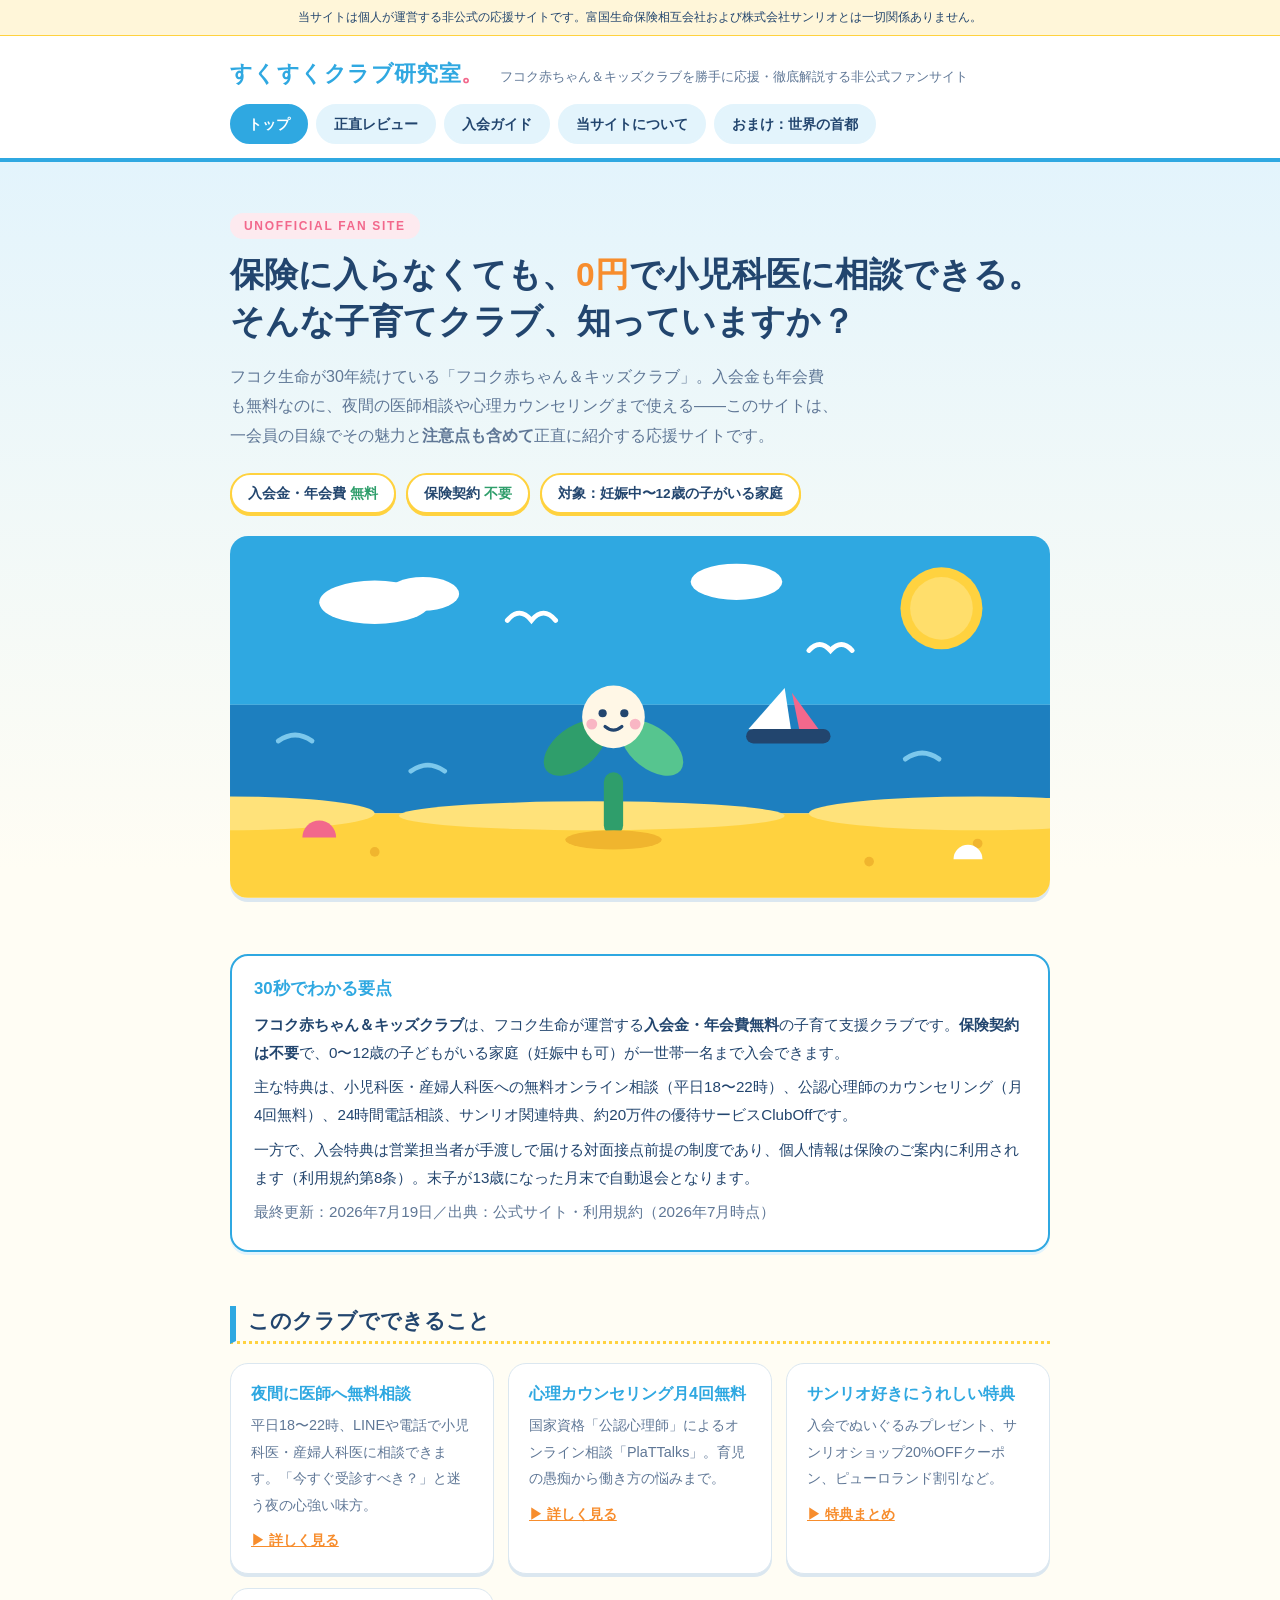
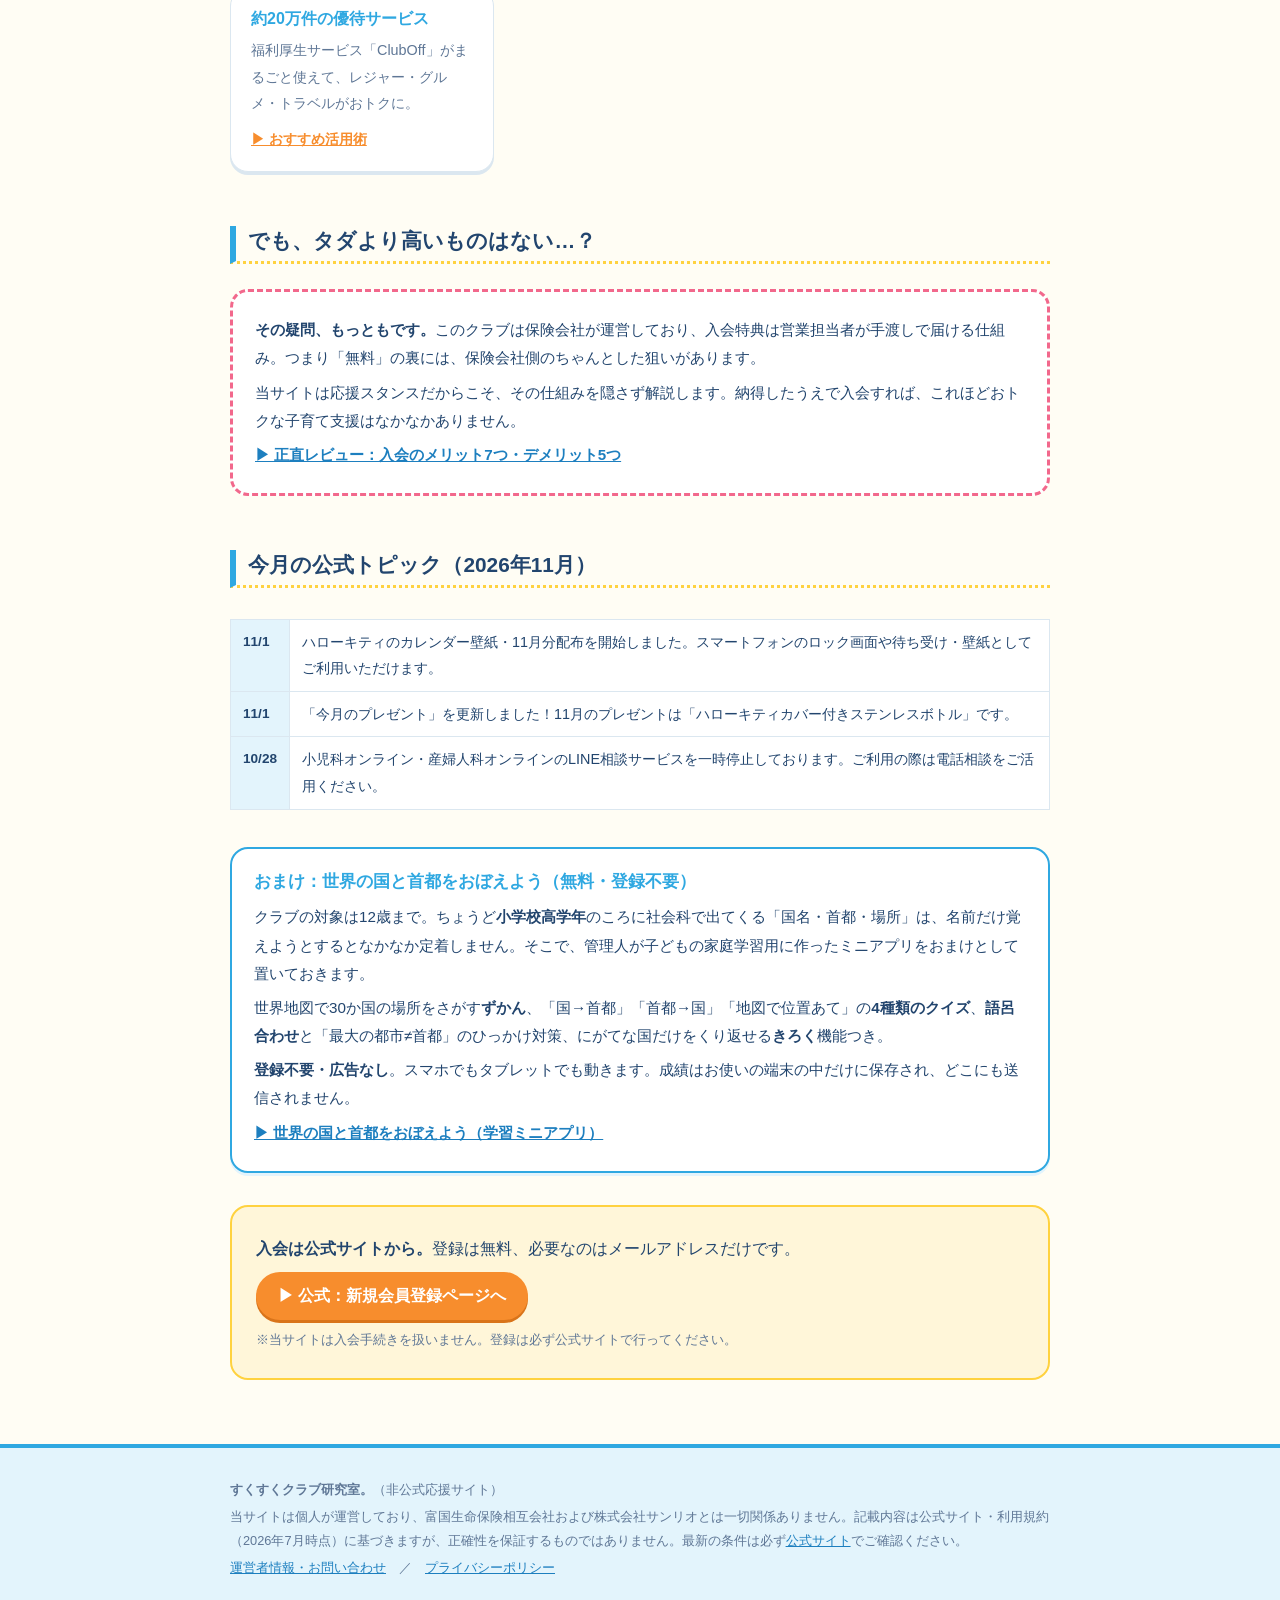
<file: index.html>
<!DOCTYPE html>
<html lang="ja">
<head>
<meta charset="utf-8">
<meta name="viewport" content="width=device-width, initial-scale=1">
<script async src="https://www.googletagmanager.com/gtag/js?id=G-ZGGVS8QSYM"></script>
<script>
  window.dataLayer = window.dataLayer || [];
  function gtag(){dataLayer.push(arguments);}
  gtag('js', new Date());
  gtag('config', 'G-ZGGVS8QSYM');
</script>
<title>フコク赤ちゃん＆キッズクラブとは？特典と注意点を正直解説｜すくすくクラブ研究室（非公式）</title>
<link rel="canonical" href="https://sukusuku-lab.com/">
<meta property="og:url" content="https://sukusuku-lab.com/">
<meta name="description" content="フコク赤ちゃん＆キッズクラブは、フコク生命が運営する入会金・年会費無料の子育て支援クラブ。保険契約は不要で、小児科医への無料相談や心理カウンセリングが使えます。非公式応援サイトが特典と注意点を正直に解説します。">
<link rel="stylesheet" href="assets/style.css?v=5">
<link rel="icon" type="image/png" sizes="48x48" href="/assets/favicon-48.png">
<link rel="icon" type="image/png" sizes="192x192" href="/assets/favicon-192.png">
<link rel="apple-touch-icon" href="/assets/apple-touch-icon.png">
<script type="application/ld+json">
{
  "@context": "https://schema.org",
  "@type": "WebSite",
  "name": "すくすくクラブ研究室（非公式応援サイト）",
  "description": "フコク赤ちゃん＆キッズクラブを一会員の目線で応援・解説する非公式ファンサイト",
  "inLanguage": "ja"
}
</script>
</head>
<body>

<div class="unofficial">当サイトは個人が運営する非公式の応援サイトです。富国生命保険相互会社および株式会社サンリオとは一切関係ありません。</div>

<header class="site">
  <div class="head-inner">
    <a class="site-name" href="./">すくすくクラブ研究室<span class="dot">。</span></a>
    <span class="site-tag">フコク赤ちゃん＆キッズクラブを勝手に応援・徹底解説する非公式ファンサイト</span>
  </div>
  <nav class="global" aria-label="サイト内メニュー">
    <a href="./" aria-current="page">トップ</a>
    <a href="review/">正直レビュー</a>
    <a href="guide/">入会ガイド</a>
    <a href="about/">当サイトについて</a>
    <a href="world-capitals/">おまけ：世界の首都</a>
  </nav>
</header>

<main class="wrap">

  <section class="hero">
    <span class="eyebrow">UNOFFICIAL FAN SITE</span>
    <h1>保険に入らなくても、<em>0円</em>で小児科医に相談できる。<br>そんな子育てクラブ、知っていますか？</h1>
    <p class="lead">フコク生命が30年続けている「フコク赤ちゃん＆キッズクラブ」。入会金も年会費も無料なのに、夜間の医師相談や心理カウンセリングまで使える——このサイトは、一会員の目線でその魅力と<strong>注意点も含めて</strong>正直に紹介する応援サイトです。</p>
    <div class="hero-badges">
      <span class="badge">入会金・年会費 <b>無料</b></span>
      <span class="badge">保険契約 <b>不要</b></span>
      <span class="badge">対象：妊娠中〜12歳の子がいる家庭</span>
    </div>
    <div class="hero-art">
    <svg viewBox="0 0 680 300" role="img" aria-label="夏の海辺で微笑むふたばのマスコット「ふたばちゃん」のイラスト" xmlns="http://www.w3.org/2000/svg">
      <rect x="0" y="0" width="680" height="140" fill="#2fa8e1"/>
      <rect x="0" y="140" width="680" height="90" fill="#1d7fbf"/>
      <rect x="0" y="230" width="680" height="70" fill="#ffd23f"/>
      <ellipse cx="0" cy="230" rx="120" ry="14" fill="#ffe27a"/>
      <ellipse cx="300" cy="232" rx="160" ry="12" fill="#ffe27a"/>
      <ellipse cx="620" cy="230" rx="140" ry="14" fill="#ffe27a"/>
      <circle cx="590" cy="60" r="34" fill="#ffd23f"/>
      <circle cx="590" cy="60" r="26" fill="#ffde6b"/>
      <ellipse cx="120" cy="55" rx="46" ry="18" fill="#ffffff"/>
      <ellipse cx="160" cy="48" rx="30" ry="14" fill="#ffffff"/>
      <ellipse cx="420" cy="38" rx="38" ry="15" fill="#ffffff"/>
      <path d="M230 70 q10 -12 20 0 q10 -12 20 0" fill="none" stroke="#ffffff" stroke-width="4" stroke-linecap="round"/>
      <path d="M480 95 q9 -10 18 0 q9 -10 18 0" fill="none" stroke="#ffffff" stroke-width="4" stroke-linecap="round"/>
      <path d="M40 170 q14 -10 28 0" fill="none" stroke="#7cc8ec" stroke-width="4" stroke-linecap="round"/>
      <path d="M150 195 q14 -10 28 0" fill="none" stroke="#7cc8ec" stroke-width="4" stroke-linecap="round"/>
      <path d="M560 185 q14 -10 28 0" fill="none" stroke="#7cc8ec" stroke-width="4" stroke-linecap="round"/>
      <path d="M430 160 l30 -34 l6 40 z" fill="#ffffff"/>
      <path d="M472 160 l-6 -30 l22 30 z" fill="#f2688c"/>
      <rect x="428" y="160" width="70" height="12" rx="6" fill="#22456e"/>
      <rect x="310" y="196" width="16" height="52" rx="8" fill="#2f9e6b"/>
      <ellipse cx="286" cy="176" rx="30" ry="17" transform="rotate(-38 286 176)" fill="#2f9e6b"/>
      <ellipse cx="350" cy="176" rx="30" ry="17" transform="rotate(38 350 176)" fill="#56c58f"/>
      <circle cx="318" cy="150" r="26" fill="#fff7e6"/>
      <circle cx="309" cy="147" r="3.4" fill="#22456e"/>
      <circle cx="327" cy="147" r="3.4" fill="#22456e"/>
      <path d="M311 158 q7 6 14 0" fill="none" stroke="#22456e" stroke-width="2.6" stroke-linecap="round"/>
      <circle cx="300" cy="156" r="4.5" fill="#f9b6c4"/>
      <circle cx="336" cy="156" r="4.5" fill="#f9b6c4"/>
      <ellipse cx="318" cy="252" rx="40" ry="8" fill="#f0b52e"/>
      <circle cx="120" cy="262" r="4" fill="#f0b52e"/>
      <circle cx="530" cy="270" r="4" fill="#f0b52e"/>
      <circle cx="620" cy="255" r="4" fill="#f0b52e"/>
      <path d="M60 250 a14 14 0 0 1 28 0 z" fill="#f2688c"/>
      <path d="M600 268 a12 12 0 0 1 24 0 z" fill="#ffffff"/>
    </svg>
    </div>
  </section>

  <section class="tldr">
    <h2>30秒でわかる要点</h2>
    <p><strong>フコク赤ちゃん＆キッズクラブ</strong>は、フコク生命が運営する<strong>入会金・年会費無料</strong>の子育て支援クラブです。<strong>保険契約は不要</strong>で、0〜12歳の子どもがいる家庭（妊娠中も可）が一世帯一名まで入会できます。</p>
    <p>主な特典は、小児科医・産婦人科医への無料オンライン相談（平日18〜22時）、公認心理師のカウンセリング（月4回無料）、24時間電話相談、サンリオ関連特典、約20万件の優待サービスClubOffです。</p>
    <p>一方で、入会特典は営業担当者が手渡しで届ける対面接点前提の制度であり、個人情報は保険のご案内に利用されます（利用規約第8条）。末子が13歳になった月末で自動退会となります。</p>
    <p class="updated">最終更新：2026年7月19日／出典：公式サイト・利用規約（2026年7月時点）</p>
  </section>

  <h2>このクラブでできること</h2>
  <div class="cards">
    <article class="card">
      <h3>夜間に医師へ無料相談</h3>
      <p>平日18〜22時、LINEや電話で小児科医・産婦人科医に相談できます。「今すぐ受診すべき？」と迷う夜の心強い味方。</p>
      <a class="to" href="review/">▶ 詳しく見る</a>
    </article>
    <article class="card">
      <h3>心理カウンセリング月4回無料</h3>
      <p>国家資格「公認心理師」によるオンライン相談「PlaTTalks」。育児の愚痴から働き方の悩みまで。</p>
      <a class="to" href="review/">▶ 詳しく見る</a>
    </article>
    <article class="card">
      <h3>サンリオ好きにうれしい特典</h3>
      <p>入会でぬいぐるみプレゼント、サンリオショップ20%OFFクーポン、ピューロランド割引など。</p>
      <a class="to" href="review/">▶ 特典まとめ</a>
    </article>
    <article class="card">
      <h3>約20万件の優待サービス</h3>
      <p>福利厚生サービス「ClubOff」がまるごと使えて、レジャー・グルメ・トラベルがおトクに。</p>
      <a class="to" href="review/">▶ おすすめ活用術</a>
    </article>
  </div>

  <h2>でも、タダより高いものはない…？</h2>
  <div class="honesty">
    <p><strong>その疑問、もっともです。</strong>このクラブは保険会社が運営しており、入会特典は営業担当者が手渡しで届ける仕組み。つまり「無料」の裏には、保険会社側のちゃんとした狙いがあります。</p>
    <p>当サイトは応援スタンスだからこそ、その仕組みを隠さず解説します。納得したうえで入会すれば、これほどおトクな子育て支援はなかなかありません。</p>
    <p><a href="review/"><strong>▶ 正直レビュー：入会のメリット7つ・デメリット5つ</strong></a></p>
  </div>

<!-- official-news:start -->
  <h2>今月の公式トピック（2026年11月）</h2>
  <div class="table-scroll"><table>
    <tr><th>11/1</th><td>ハローキティのカレンダー壁紙・11月分配布を開始しました。スマートフォンのロック画面や待ち受け・壁紙としてご利用いただけます。</td></tr>
    <tr><th>11/1</th><td>「今月のプレゼント」を更新しました！11月のプレゼントは「ハローキティカバー付きステンレスボトル」です。</td></tr>
    <tr><th>10/28</th><td>小児科オンライン・産婦人科オンラインのLINE相談サービスを一時停止しております。ご利用の際は電話相談をご活用ください。</td></tr>
  </table></div>
<!-- official-news:end -->

  <section class="tldr">
    <h2>おまけ：世界の国と首都をおぼえよう（無料・登録不要）</h2>
    <p>クラブの対象は12歳まで。ちょうど<strong>小学校高学年</strong>のころに社会科で出てくる「国名・首都・場所」は、名前だけ覚えようとするとなかなか定着しません。そこで、管理人が子どもの家庭学習用に作ったミニアプリをおまけとして置いておきます。</p>
    <p>世界地図で30か国の場所をさがす<strong>ずかん</strong>、「国→首都」「首都→国」「地図で位置あて」の<strong>4種類のクイズ</strong>、<strong>語呂合わせ</strong>と「最大の都市≠首都」のひっかけ対策、にがてな国だけをくり返せる<strong>きろく</strong>機能つき。</p>
    <p><strong>登録不要・広告なし</strong>。スマホでもタブレットでも動きます。成績はお使いの端末の中だけに保存され、どこにも送信されません。</p>
    <p><a href="world-capitals/"><strong>▶ 世界の国と首都をおぼえよう（学習ミニアプリ）</strong></a></p>
  </section>

  <div class="cta">
    <p><strong>入会は公式サイトから。</strong>登録は無料、必要なのはメールアドレスだけです。</p>
    <p><a href="https://act.fukoku-life.co.jp/club/open/regist" rel="nofollow">▶ 公式：新規会員登録ページへ</a></p>
    <p class="note">※当サイトは入会手続きを扱いません。登録は必ず公式サイトで行ってください。</p>
  </div>

</main>

<footer class="site">
  <div class="wrap">
    <p><strong>すくすくクラブ研究室。</strong>（非公式応援サイト）</p>
    <p>当サイトは個人が運営しており、富国生命保険相互会社および株式会社サンリオとは一切関係ありません。記載内容は公式サイト・利用規約（2026年7月時点）に基づきますが、正確性を保証するものではありません。最新の条件は必ず<a href="https://act.fukoku-life.co.jp/">公式サイト</a>でご確認ください。</p>
    <p><a href="about/">運営者情報・お問い合わせ</a>　／　<a href="./privacy/">プライバシーポリシー</a></p>
  </div>
</footer>

</body>
</html>
</file>
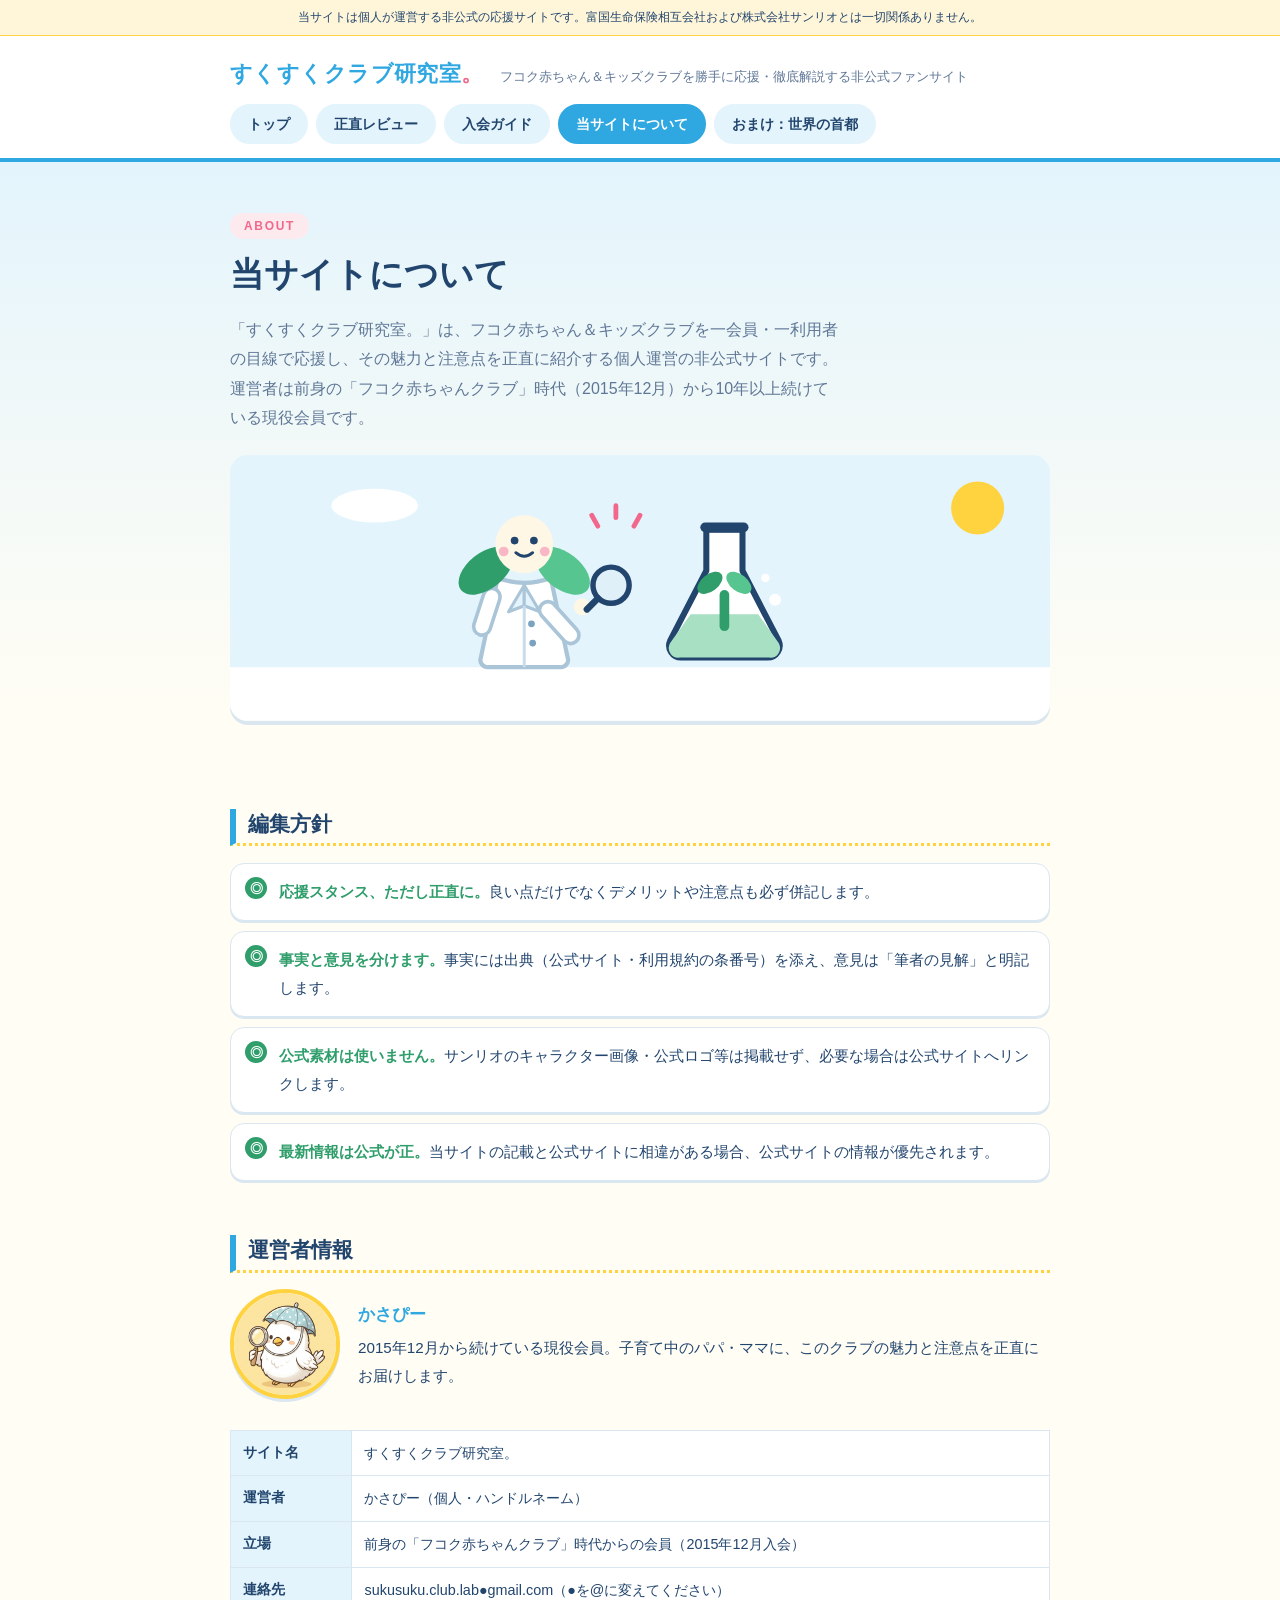
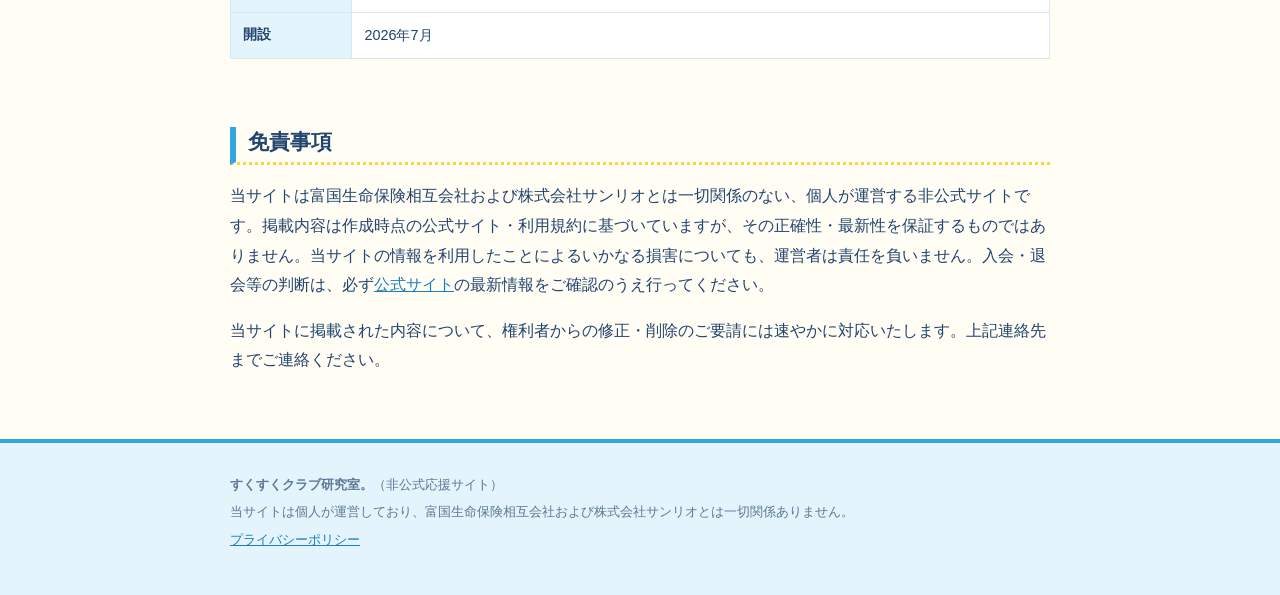
<file: about/index.html>
<!DOCTYPE html>
<html lang="ja">
<head>
<meta charset="utf-8">
<meta name="viewport" content="width=device-width, initial-scale=1">
<script async src="https://www.googletagmanager.com/gtag/js?id=G-ZGGVS8QSYM"></script>
<script>
  window.dataLayer = window.dataLayer || [];
  function gtag(){dataLayer.push(arguments);}
  gtag('js', new Date());
  gtag('config', 'G-ZGGVS8QSYM');
</script>
<title>当サイトについて（運営者情報・編集方針）｜すくすくクラブ研究室（非公式）</title>
<link rel="canonical" href="https://sukusuku-lab.com/about/">
<meta property="og:url" content="https://sukusuku-lab.com/about/">
<meta name="description" content="すくすくクラブ研究室は、フコク赤ちゃん＆キッズクラブを応援する個人運営の非公式サイトです。運営者情報、編集方針、免責事項を掲載しています。">
<link rel="stylesheet" href="../assets/style.css?v=5">
<link rel="icon" type="image/png" sizes="48x48" href="/assets/favicon-48.png">
<link rel="icon" type="image/png" sizes="192x192" href="/assets/favicon-192.png">
<link rel="apple-touch-icon" href="/assets/apple-touch-icon.png">
</head>
<body>

<div class="unofficial">当サイトは個人が運営する非公式の応援サイトです。富国生命保険相互会社および株式会社サンリオとは一切関係ありません。</div>

<header class="site">
  <div class="head-inner">
    <a class="site-name" href="../">すくすくクラブ研究室<span class="dot">。</span></a>
    <span class="site-tag">フコク赤ちゃん＆キッズクラブを勝手に応援・徹底解説する非公式ファンサイト</span>
  </div>
  <nav class="global" aria-label="サイト内メニュー">
    <a href="../">トップ</a>
    <a href="../review/">正直レビュー</a>
    <a href="../guide/">入会ガイド</a>
    <a href="./" aria-current="page">当サイトについて</a>
    <a href="../world-capitals/">おまけ：世界の首都</a>
  </nav>
</header>

<main class="wrap">

  <section class="hero">
    <span class="eyebrow">ABOUT</span>
    <h1>当サイトについて</h1>
    <p class="lead">「すくすくクラブ研究室。」は、フコク赤ちゃん＆キッズクラブを一会員・一利用者の目線で応援し、その魅力と注意点を正直に紹介する個人運営の非公式サイトです。運営者は前身の「フコク赤ちゃんクラブ」時代（2015年12月）から10年以上続けている現役会員です。</p>
    <div class="hero-art">
    <svg viewBox="0 0 680 220" role="img" aria-label="白衣を着たふたばちゃんがフラスコの中で育つ芽を観察している研究室のイラスト" xmlns="http://www.w3.org/2000/svg">
      <rect x="0" y="0" width="680" height="220" fill="#e3f4fc"/>
      <rect x="0" y="176" width="680" height="44" fill="#ffffff"/>
      <circle cx="620" cy="44" r="22" fill="#ffd23f"/>
      <ellipse cx="120" cy="42" rx="36" ry="14" fill="#ffffff"/>
      <path d="M395 96 l0 -34 l30 0 l0 34 l30 58 a10 10 0 0 1 -9 14 l-72 0 a10 10 0 0 1 -9 -14 z" fill="#ffffff" stroke="#22456e" stroke-width="5" stroke-linejoin="round"/>
      <path d="M382 132 l56 0 l17 24 a8 8 0 0 1 -8 12 l-74 0 a8 8 0 0 1 -8 -12 z" fill="#a8e0c4"/>
      <rect x="406" y="112" width="8" height="34" rx="4" fill="#2f9e6b"/>
      <ellipse cx="398" cy="106" rx="12" ry="7" transform="rotate(-38 398 106)" fill="#2f9e6b"/>
      <ellipse cx="422" cy="106" rx="12" ry="7" transform="rotate(38 422 106)" fill="#56c58f"/>
      <circle cx="452" cy="120" r="5" fill="#ffffff"/>
      <circle cx="444" cy="102" r="3.5" fill="#ffffff"/>
      <rect x="390" y="56" width="40" height="8" rx="4" fill="#22456e"/>
      <path d="M222 102 q22 8 44 0 l14 66 a6 6 0 0 1 -6 8 l-60 0 a6 6 0 0 1 -6 -8 z" fill="#ffffff" stroke="#aac4d8" stroke-width="3.5" stroke-linejoin="round"/>
      <path d="M244 108 l-13 22 l13 -5 z" fill="#e3f4fc" stroke="#aac4d8" stroke-width="2.5" stroke-linejoin="round"/>
      <path d="M244 108 l13 22 l-13 -5 z" fill="#e3f4fc" stroke="#aac4d8" stroke-width="2.5" stroke-linejoin="round"/>
      <path d="M244 125 l0 51" stroke="#c9dcea" stroke-width="2.5"/>
      <circle cx="250" cy="140" r="2.8" fill="#7ba2be"/>
      <circle cx="251" cy="156" r="2.8" fill="#7ba2be"/>
      <rect x="206" y="110" width="14" height="40" rx="7" transform="rotate(18 213 130)" fill="#ffffff" stroke="#aac4d8" stroke-width="3"/>
      <ellipse cx="212" cy="96" rx="26" ry="15" transform="rotate(-38 212 96)" fill="#2f9e6b"/>
      <ellipse cx="276" cy="96" rx="26" ry="15" transform="rotate(38 276 96)" fill="#56c58f"/>
      <circle cx="244" cy="74" r="24" fill="#fff7e6"/>
      <circle cx="236" cy="71" r="3.2" fill="#22456e"/>
      <circle cx="252" cy="71" r="3.2" fill="#22456e"/>
      <path d="M237 81 q7 6 14 0" fill="none" stroke="#22456e" stroke-width="2.4" stroke-linecap="round"/>
      <circle cx="227" cy="80" r="4" fill="#f9b6c4"/>
      <circle cx="261" cy="80" r="4" fill="#f9b6c4"/>
      <rect x="266" y="118" width="14" height="42" rx="7" transform="rotate(-42 273 139)" fill="#ffffff" stroke="#aac4d8" stroke-width="3"/>
      <circle cx="292" cy="126" r="7" fill="#fff7e6"/>
      <circle cx="316" cy="108" r="15" fill="#dff0fa" fill-opacity="0.85" stroke="#22456e" stroke-width="4.5"/>
      <path d="M305 119 L296 128" stroke="#22456e" stroke-width="5.5" stroke-linecap="round"/>
      <path d="M300 50 l5 9 M320 42 l0 10 M340 50 l-5 9" stroke="#f2688c" stroke-width="4" stroke-linecap="round"/>
    </svg>
    </div>
  </section>

  <h2>編集方針</h2>
  <ul class="merit">
    <li><b>応援スタンス、ただし正直に。</b>良い点だけでなくデメリットや注意点も必ず併記します。</li>
    <li><b>事実と意見を分けます。</b>事実には出典（公式サイト・利用規約の条番号）を添え、意見は「筆者の見解」と明記します。</li>
    <li><b>公式素材は使いません。</b>サンリオのキャラクター画像・公式ロゴ等は掲載せず、必要な場合は公式サイトへリンクします。</li>
    <li><b>最新情報は公式が正。</b>当サイトの記載と公式サイトに相違がある場合、公式サイトの情報が優先されます。</li>
  </ul>

  <h2>運営者情報</h2>
  <div class="owner-profile">
    <img src="/assets/kasapy.png" alt="運営者かさぴーのアイコン。水玉の傘の帽子をかぶり、虫めがねを持った白い小鳥のイラスト" width="110" height="110">
    <div>
      <p class="name">かさぴー</p>
      <p>2015年12月から続けている現役会員。子育て中のパパ・ママに、このクラブの魅力と注意点を正直にお届けします。</p>
    </div>
  </div>
  <div class="table-scroll"><table>
    <tr><th>サイト名</th><td>すくすくクラブ研究室。</td></tr>
    <tr><th>運営者</th><td>かさぴー（個人・ハンドルネーム）</td></tr>
    <tr><th>立場</th><td>前身の「フコク赤ちゃんクラブ」時代からの会員（2015年12月入会）</td></tr>
    <tr><th>連絡先</th><td>sukusuku.club.lab●gmail.com（●を@に変えてください）</td></tr>
    <tr><th>開設</th><td>2026年7月</td></tr>
  </table></div>

  <h2>免責事項</h2>
  <p>当サイトは富国生命保険相互会社および株式会社サンリオとは一切関係のない、個人が運営する非公式サイトです。掲載内容は作成時点の公式サイト・利用規約に基づいていますが、その正確性・最新性を保証するものではありません。当サイトの情報を利用したことによるいかなる損害についても、運営者は責任を負いません。入会・退会等の判断は、必ず<a href="https://act.fukoku-life.co.jp/">公式サイト</a>の最新情報をご確認のうえ行ってください。</p>
  <p>当サイトに掲載された内容について、権利者からの修正・削除のご要請には速やかに対応いたします。上記連絡先までご連絡ください。</p>

</main>

<footer class="site">
  <div class="wrap">
    <p><strong>すくすくクラブ研究室。</strong>（非公式応援サイト）</p>
    <p>当サイトは個人が運営しており、富国生命保険相互会社および株式会社サンリオとは一切関係ありません。</p>
    <p><a href="../privacy/">プライバシーポリシー</a></p>
  </div>
</footer>

</body>
</html>
</file>
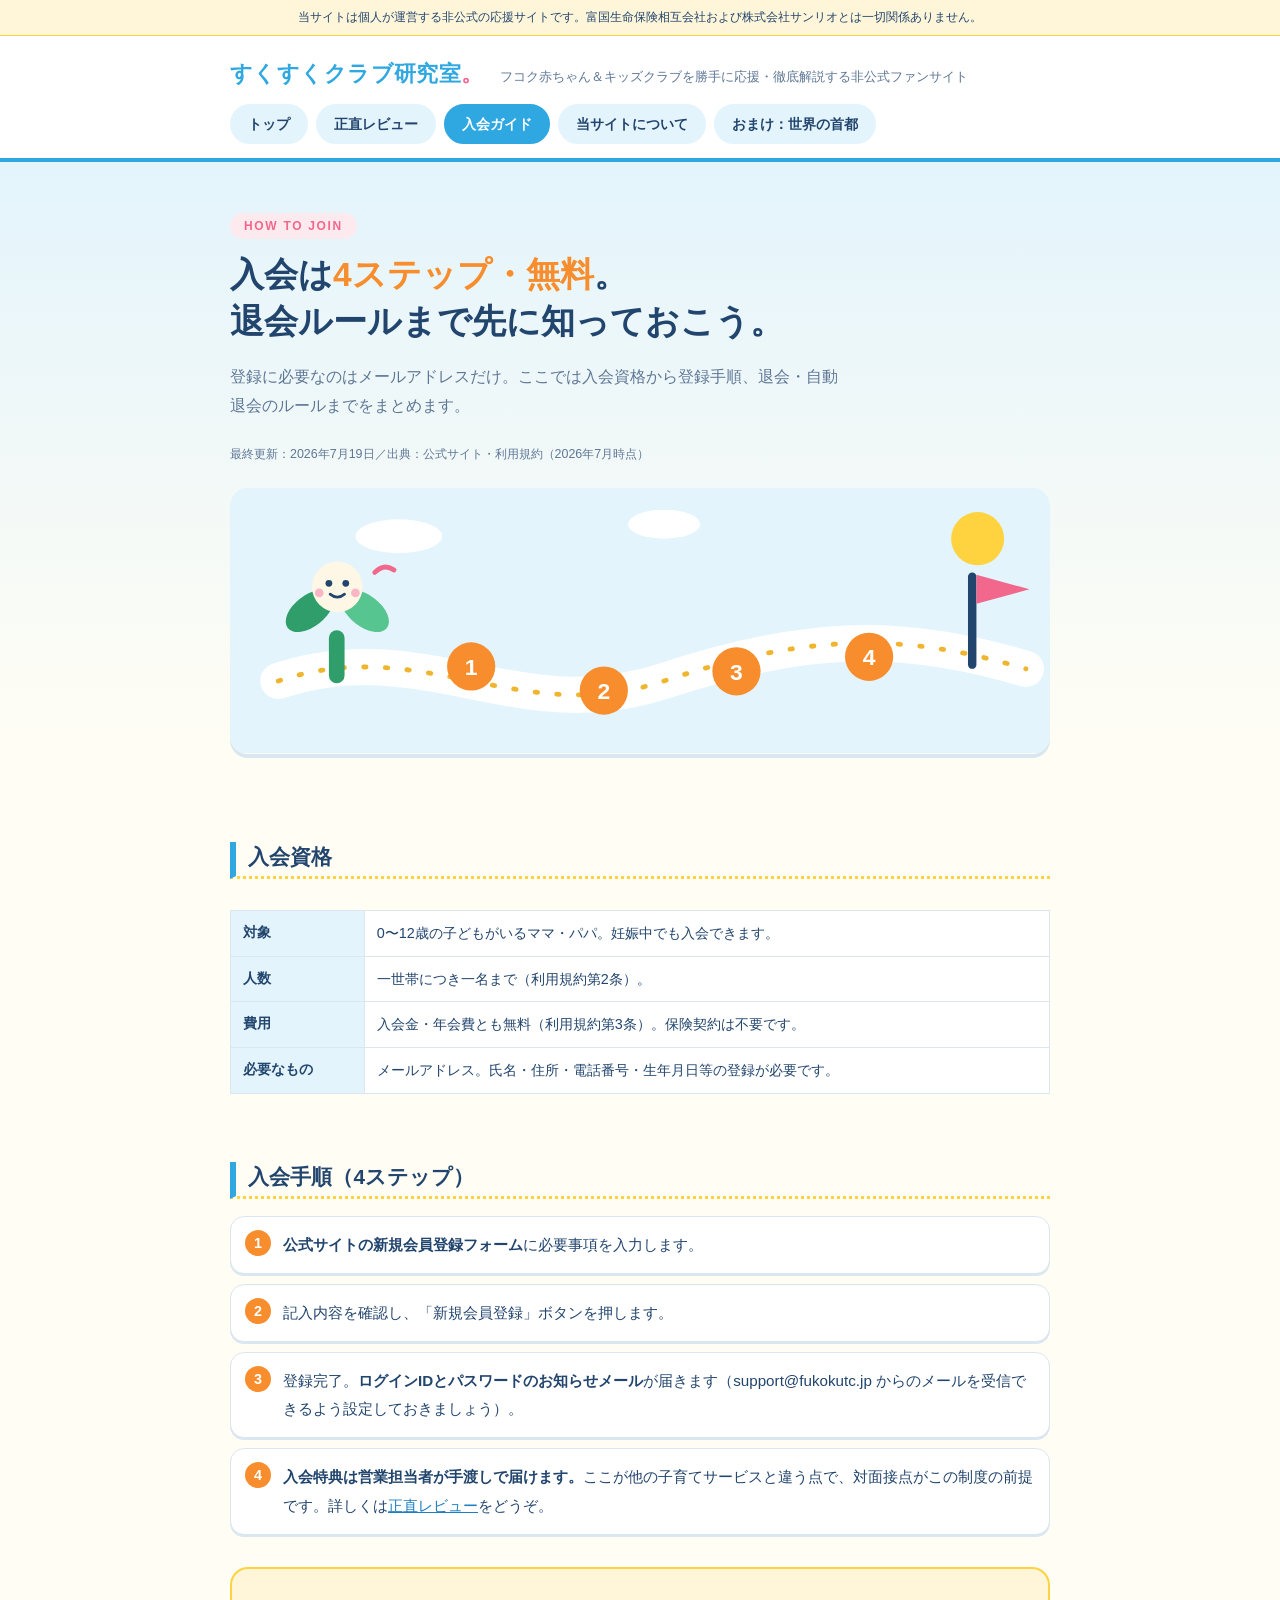
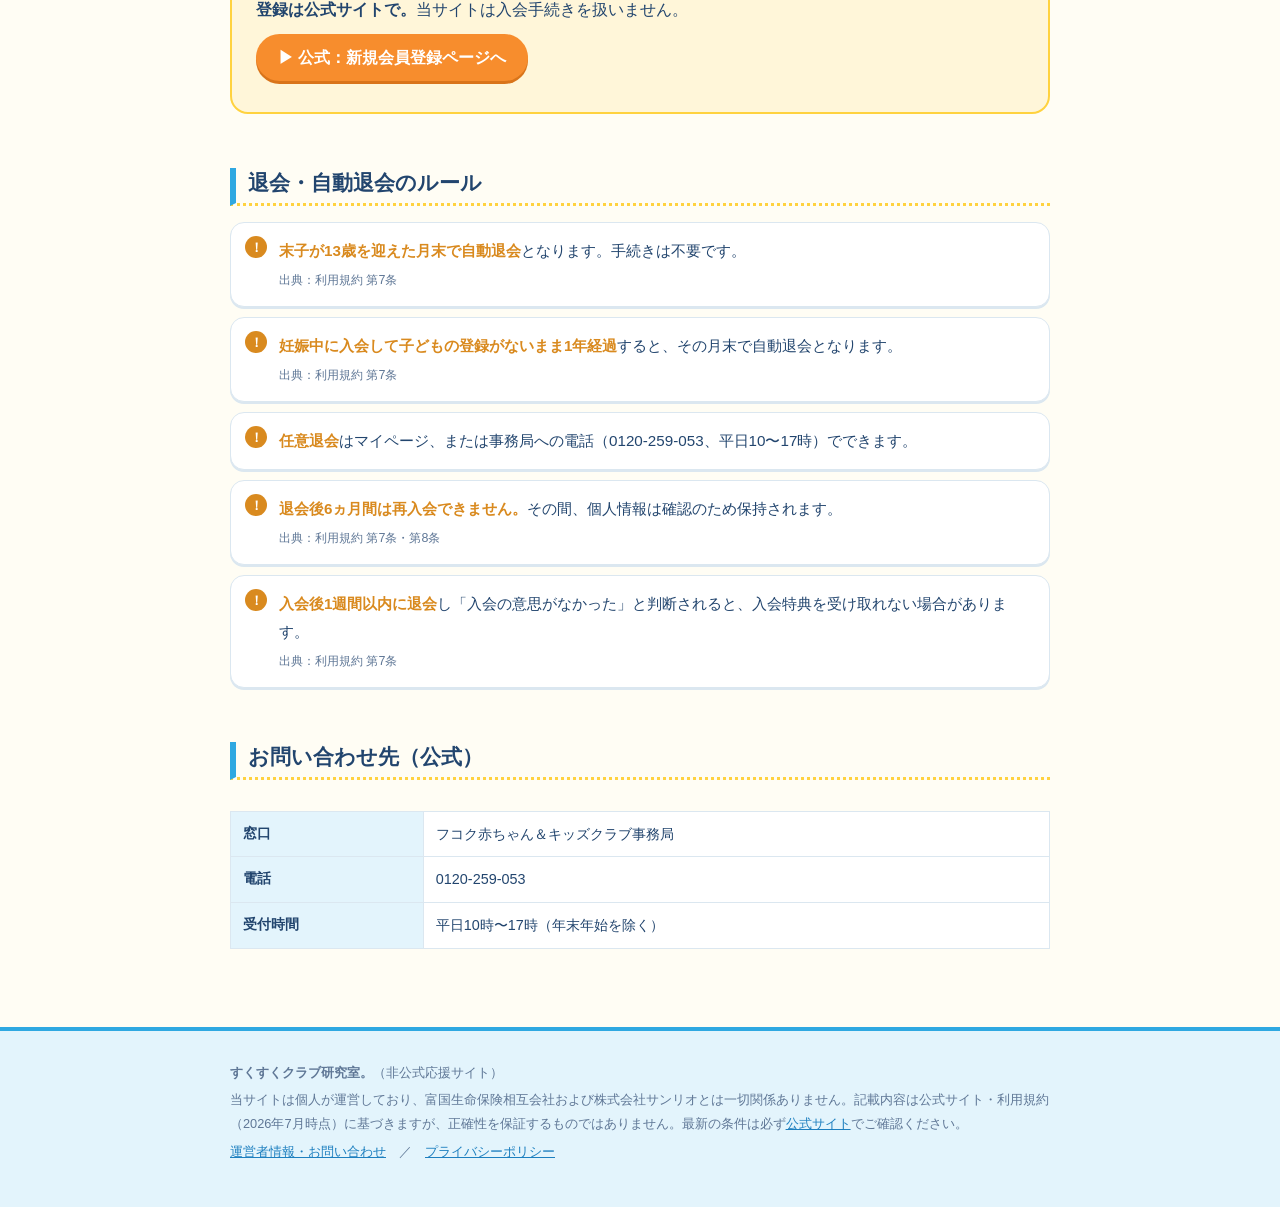
<file: guide/index.html>
<!DOCTYPE html>
<html lang="ja">
<head>
<meta charset="utf-8">
<meta name="viewport" content="width=device-width, initial-scale=1">
<script async src="https://www.googletagmanager.com/gtag/js?id=G-ZGGVS8QSYM"></script>
<script>
  window.dataLayer = window.dataLayer || [];
  function gtag(){dataLayer.push(arguments);}
  gtag('js', new Date());
  gtag('config', 'G-ZGGVS8QSYM');
</script>
<title>フコク赤ちゃん＆キッズクラブの入会方法・退会方法ガイド｜すくすくクラブ研究室（非公式）</title>
<link rel="canonical" href="https://sukusuku-lab.com/guide/">
<meta property="og:url" content="https://sukusuku-lab.com/guide/">
<meta name="description" content="フコク赤ちゃん＆キッズクラブの入会資格、登録手順4ステップ、退会・自動退会のルールを非公式応援サイトが解説。入会前に知っておきたい「担当者が特典を届ける仕組み」も説明します。">
<link rel="stylesheet" href="../assets/style.css?v=5">
<link rel="icon" type="image/png" sizes="48x48" href="/assets/favicon-48.png">
<link rel="icon" type="image/png" sizes="192x192" href="/assets/favicon-192.png">
<link rel="apple-touch-icon" href="/assets/apple-touch-icon.png">
<script type="application/ld+json">
{
  "@context": "https://schema.org",
  "@type": "HowTo",
  "name": "フコク赤ちゃん＆キッズクラブの入会方法",
  "description": "公式サイトの新規会員登録フォームから無料で入会する手順です。",
  "step": [
    {"@type": "HowToStep", "name": "登録フォームに入力", "text": "公式サイトの新規会員登録フォームに氏名・住所・メールアドレスなどの必要事項を入力します。"},
    {"@type": "HowToStep", "name": "内容確認・送信", "text": "記入内容を確認し「新規会員登録」ボタンを押します。"},
    {"@type": "HowToStep", "name": "登録完了メール受信", "text": "ログインIDとパスワードのお知らせメールが届きます。"},
    {"@type": "HowToStep", "name": "入会特典の受け取り", "text": "入会特典（ぬいぐるみ等）は営業担当者が手渡しで届けます。"}
  ]
}
</script>
</head>
<body>

<div class="unofficial">当サイトは個人が運営する非公式の応援サイトです。富国生命保険相互会社および株式会社サンリオとは一切関係ありません。</div>

<header class="site">
  <div class="head-inner">
    <a class="site-name" href="../">すくすくクラブ研究室<span class="dot">。</span></a>
    <span class="site-tag">フコク赤ちゃん＆キッズクラブを勝手に応援・徹底解説する非公式ファンサイト</span>
  </div>
  <nav class="global" aria-label="サイト内メニュー">
    <a href="../">トップ</a>
    <a href="../review/">正直レビュー</a>
    <a href="./" aria-current="page">入会ガイド</a>
    <a href="../about/">当サイトについて</a>
    <a href="../world-capitals/">おまけ：世界の首都</a>
  </nav>
</header>

<main class="wrap">

  <section class="hero">
    <span class="eyebrow">HOW TO JOIN</span>
    <h1>入会は<em>4ステップ・無料</em>。<br>退会ルールまで先に知っておこう。</h1>
    <p class="lead">登録に必要なのはメールアドレスだけ。ここでは入会資格から登録手順、退会・自動退会のルールまでをまとめます。</p>
    <p class="updated">最終更新：2026年7月19日／出典：公式サイト・利用規約（2026年7月時点）</p>
    <div class="hero-art">
    <svg viewBox="0 0 680 220" role="img" aria-label="ふたばちゃんが4つのステップの道を歩いてゴールの旗へ向かうすごろく風イラスト" xmlns="http://www.w3.org/2000/svg">
      <rect x="0" y="0" width="680" height="220" fill="#e3f4fc"/>
      <circle cx="620" cy="42" r="22" fill="#ffd23f"/>
      <ellipse cx="140" cy="40" rx="36" ry="14" fill="#ffffff"/>
      <ellipse cx="360" cy="30" rx="30" ry="12" fill="#ffffff"/>
      <path d="M40 160 C 160 120, 240 200, 360 160 S 560 120, 660 150" fill="none" stroke="#ffffff" stroke-width="30" stroke-linecap="round"/>
      <path d="M40 160 C 160 120, 240 200, 360 160 S 560 120, 660 150" fill="none" stroke="#f0b52e" stroke-width="4" stroke-dasharray="2 16" stroke-linecap="round"/>
      <g font-family="sans-serif" font-size="19" font-weight="bold" text-anchor="middle">
        <circle cx="200" cy="148" r="20" fill="#f78d2d"/>
        <text x="200" y="155" fill="#ffffff">1</text>
        <circle cx="310" cy="168" r="20" fill="#f78d2d"/>
        <text x="310" y="175" fill="#ffffff">2</text>
        <circle cx="420" cy="152" r="20" fill="#f78d2d"/>
        <text x="420" y="159" fill="#ffffff">3</text>
        <circle cx="530" cy="140" r="20" fill="#f78d2d"/>
        <text x="530" y="147" fill="#ffffff">4</text>
      </g>
      <rect x="612" y="70" width="7" height="80" rx="3.5" fill="#22456e"/>
      <path d="M619 72 l44 12 l-44 12 z" fill="#f2688c"/>
      <rect x="82" y="118" width="13" height="44" rx="6.5" fill="#2f9e6b"/>
      <ellipse cx="66" cy="102" rx="23" ry="13" transform="rotate(-38 66 102)" fill="#2f9e6b"/>
      <ellipse cx="112" cy="102" rx="23" ry="13" transform="rotate(38 112 102)" fill="#56c58f"/>
      <circle cx="89" cy="82" r="21" fill="#fff7e6"/>
      <circle cx="82" cy="79" r="2.8" fill="#22456e"/>
      <circle cx="96" cy="79" r="2.8" fill="#22456e"/>
      <path d="M83 88 q6 5 12 0" fill="none" stroke="#22456e" stroke-width="2.2" stroke-linecap="round"/>
      <circle cx="74" cy="87" r="3.6" fill="#f9b6c4"/>
      <circle cx="104" cy="87" r="3.6" fill="#f9b6c4"/>
      <path d="M120 70 q8 -8 16 -2" fill="none" stroke="#f2688c" stroke-width="4" stroke-linecap="round"/>
    </svg>
    </div>
  </section>

  <h2>入会資格</h2>
  <div class="table-scroll"><table>
    <tr><th>対象</th><td>0〜12歳の子どもがいるママ・パパ。妊娠中でも入会できます。</td></tr>
    <tr><th>人数</th><td>一世帯につき一名まで（利用規約第2条）。</td></tr>
    <tr><th>費用</th><td>入会金・年会費とも無料（利用規約第3条）。保険契約は不要です。</td></tr>
    <tr><th>必要なもの</th><td>メールアドレス。氏名・住所・電話番号・生年月日等の登録が必要です。</td></tr>
  </table></div>

  <h2>入会手順（4ステップ）</h2>
  <ol class="steps">
    <li><strong>公式サイトの新規会員登録フォーム</strong>に必要事項を入力します。</li>
    <li>記入内容を確認し、「新規会員登録」ボタンを押します。</li>
    <li>登録完了。<strong>ログインIDとパスワードのお知らせメール</strong>が届きます（support@fukokutc.jp からのメールを受信できるよう設定しておきましょう）。</li>
    <li><strong>入会特典は営業担当者が手渡しで届けます。</strong>ここが他の子育てサービスと違う点で、対面接点がこの制度の前提です。詳しくは<a href="../review/">正直レビュー</a>をどうぞ。</li>
  </ol>

  <div class="cta">
    <p><strong>登録は公式サイトで。</strong>当サイトは入会手続きを扱いません。</p>
    <p><a href="https://act.fukoku-life.co.jp/club/open/regist" rel="nofollow">▶ 公式：新規会員登録ページへ</a></p>
  </div>

  <h2>退会・自動退会のルール</h2>
  <ul class="demerit">
    <li><b>末子が13歳を迎えた月末で自動退会</b>となります。手続きは不要です。<span class="src">出典：利用規約 第7条</span></li>
    <li><b>妊娠中に入会して子どもの登録がないまま1年経過</b>すると、その月末で自動退会となります。<span class="src">出典：利用規約 第7条</span></li>
    <li><b>任意退会</b>はマイページ、または事務局への電話（0120-259-053、平日10〜17時）でできます。</li>
    <li><b>退会後6ヵ月間は再入会できません。</b>その間、個人情報は確認のため保持されます。<span class="src">出典：利用規約 第7条・第8条</span></li>
    <li><b>入会後1週間以内に退会</b>し「入会の意思がなかった」と判断されると、入会特典を受け取れない場合があります。<span class="src">出典：利用規約 第7条</span></li>
  </ul>

  <h2>お問い合わせ先（公式）</h2>
  <div class="table-scroll"><table>
    <tr><th>窓口</th><td>フコク赤ちゃん＆キッズクラブ事務局</td></tr>
    <tr><th>電話</th><td>0120-259-053</td></tr>
    <tr><th>受付時間</th><td>平日10時〜17時（年末年始を除く）</td></tr>
  </table></div>

</main>

<footer class="site">
  <div class="wrap">
    <p><strong>すくすくクラブ研究室。</strong>（非公式応援サイト）</p>
    <p>当サイトは個人が運営しており、富国生命保険相互会社および株式会社サンリオとは一切関係ありません。記載内容は公式サイト・利用規約（2026年7月時点）に基づきますが、正確性を保証するものではありません。最新の条件は必ず<a href="https://act.fukoku-life.co.jp/">公式サイト</a>でご確認ください。</p>
    <p><a href="../about/">運営者情報・お問い合わせ</a>　／　<a href="../privacy/">プライバシーポリシー</a></p>
  </div>
</footer>

</body>
</html>
</file>
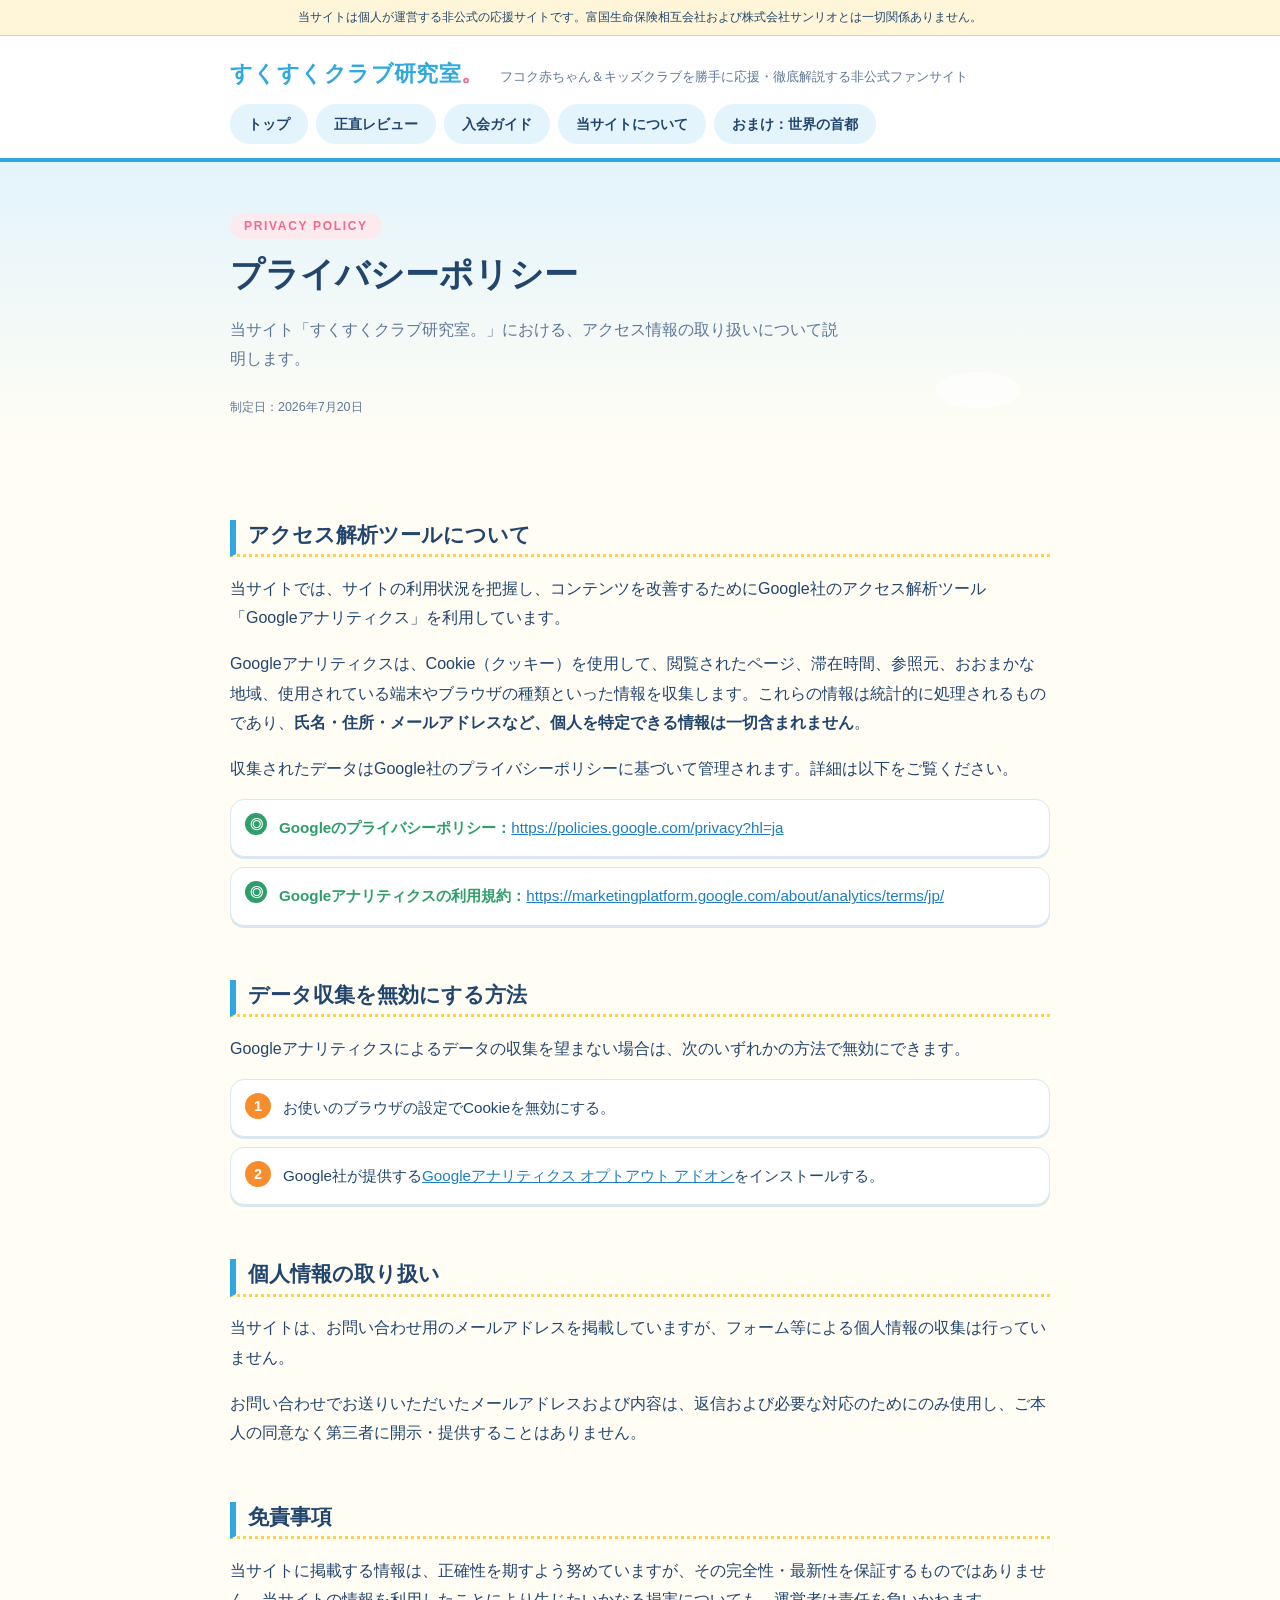
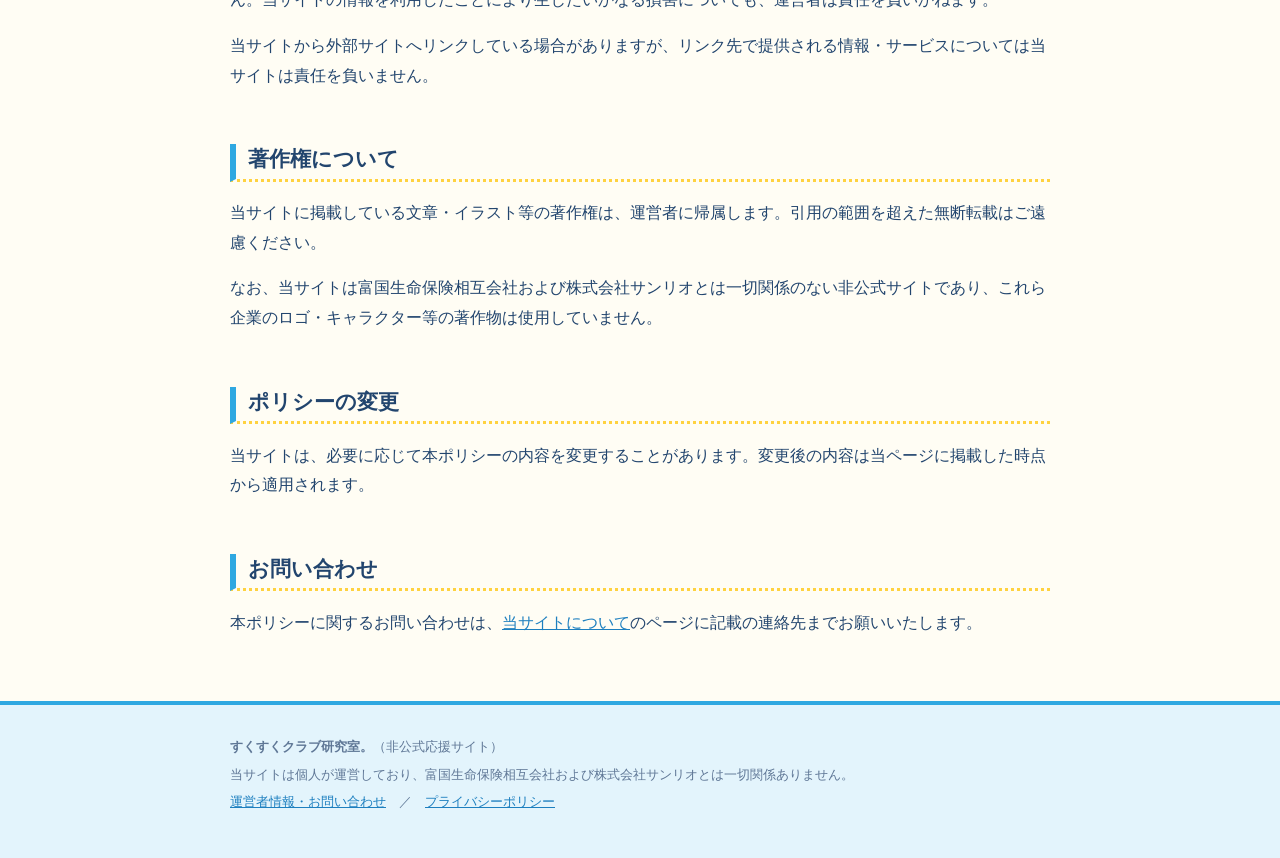
<file: privacy/index.html>
<!DOCTYPE html>
<html lang="ja">
<head>
<meta charset="utf-8">
<meta name="viewport" content="width=device-width, initial-scale=1">
<script async src="https://www.googletagmanager.com/gtag/js?id=G-ZGGVS8QSYM"></script>
<script>
  window.dataLayer = window.dataLayer || [];
  function gtag(){dataLayer.push(arguments);}
  gtag('js', new Date());
  gtag('config', 'G-ZGGVS8QSYM');
</script>
<title>プライバシーポリシー｜すくすくクラブ研究室（非公式）</title>
<link rel="canonical" href="https://sukusuku-lab.com/privacy/">
<meta property="og:url" content="https://sukusuku-lab.com/privacy/">
<meta name="description" content="すくすくクラブ研究室におけるアクセス解析ツール（Googleアナリティクス）の利用、Cookieの取り扱い、個人情報の取り扱いについて説明します。">
<link rel="stylesheet" href="../assets/style.css?v=5">
<link rel="icon" type="image/png" sizes="48x48" href="/assets/favicon-48.png">
<link rel="icon" type="image/png" sizes="192x192" href="/assets/favicon-192.png">
<link rel="apple-touch-icon" href="/assets/apple-touch-icon.png">
</head>
<body>

<div class="unofficial">当サイトは個人が運営する非公式の応援サイトです。富国生命保険相互会社および株式会社サンリオとは一切関係ありません。</div>

<header class="site">
  <div class="head-inner">
    <a class="site-name" href="../">すくすくクラブ研究室<span class="dot">。</span></a>
    <span class="site-tag">フコク赤ちゃん＆キッズクラブを勝手に応援・徹底解説する非公式ファンサイト</span>
  </div>
  <nav class="global" aria-label="サイト内メニュー">
    <a href="../">トップ</a>
    <a href="../review/">正直レビュー</a>
    <a href="../guide/">入会ガイド</a>
    <a href="../about/">当サイトについて</a>
    <a href="../world-capitals/">おまけ：世界の首都</a>
  </nav>
</header>

<main class="wrap">

  <section class="hero">
    <span class="eyebrow">PRIVACY POLICY</span>
    <h1>プライバシーポリシー</h1>
    <p class="lead">当サイト「すくすくクラブ研究室。」における、アクセス情報の取り扱いについて説明します。</p>
    <p class="updated">制定日：2026年7月20日</p>
  </section>

  <h2>アクセス解析ツールについて</h2>
  <p>当サイトでは、サイトの利用状況を把握し、コンテンツを改善するためにGoogle社のアクセス解析ツール「Googleアナリティクス」を利用しています。</p>
  <p>Googleアナリティクスは、Cookie（クッキー）を使用して、閲覧されたページ、滞在時間、参照元、おおまかな地域、使用されている端末やブラウザの種類といった情報を収集します。これらの情報は統計的に処理されるものであり、<strong>氏名・住所・メールアドレスなど、個人を特定できる情報は一切含まれません</strong>。</p>
  <p>収集されたデータはGoogle社のプライバシーポリシーに基づいて管理されます。詳細は以下をご覧ください。</p>
  <ul class="merit">
    <li><b>Googleのプライバシーポリシー：</b><a href="https://policies.google.com/privacy?hl=ja" rel="nofollow">https://policies.google.com/privacy?hl=ja</a></li>
    <li><b>Googleアナリティクスの利用規約：</b><a href="https://marketingplatform.google.com/about/analytics/terms/jp/" rel="nofollow">https://marketingplatform.google.com/about/analytics/terms/jp/</a></li>
  </ul>

  <h2>データ収集を無効にする方法</h2>
  <p>Googleアナリティクスによるデータの収集を望まない場合は、次のいずれかの方法で無効にできます。</p>
  <ol class="steps">
    <li>お使いのブラウザの設定でCookieを無効にする。</li>
    <li>Google社が提供する<a href="https://tools.google.com/dlpage/gaoptout?hl=ja" rel="nofollow">Googleアナリティクス オプトアウト アドオン</a>をインストールする。</li>
  </ol>

  <h2>個人情報の取り扱い</h2>
  <p>当サイトは、お問い合わせ用のメールアドレスを掲載していますが、フォーム等による個人情報の収集は行っていません。</p>
  <p>お問い合わせでお送りいただいたメールアドレスおよび内容は、返信および必要な対応のためにのみ使用し、ご本人の同意なく第三者に開示・提供することはありません。</p>

  <h2>免責事項</h2>
  <p>当サイトに掲載する情報は、正確性を期すよう努めていますが、その完全性・最新性を保証するものではありません。当サイトの情報を利用したことにより生じたいかなる損害についても、運営者は責任を負いかねます。</p>
  <p>当サイトから外部サイトへリンクしている場合がありますが、リンク先で提供される情報・サービスについては当サイトは責任を負いません。</p>

  <h2>著作権について</h2>
  <p>当サイトに掲載している文章・イラスト等の著作権は、運営者に帰属します。引用の範囲を超えた無断転載はご遠慮ください。</p>
  <p>なお、当サイトは富国生命保険相互会社および株式会社サンリオとは一切関係のない非公式サイトであり、これら企業のロゴ・キャラクター等の著作物は使用していません。</p>

  <h2>ポリシーの変更</h2>
  <p>当サイトは、必要に応じて本ポリシーの内容を変更することがあります。変更後の内容は当ページに掲載した時点から適用されます。</p>

  <h2>お問い合わせ</h2>
  <p>本ポリシーに関するお問い合わせは、<a href="../about/">当サイトについて</a>のページに記載の連絡先までお願いいたします。</p>

</main>

<footer class="site">
  <div class="wrap">
    <p><strong>すくすくクラブ研究室。</strong>（非公式応援サイト）</p>
    <p>当サイトは個人が運営しており、富国生命保険相互会社および株式会社サンリオとは一切関係ありません。</p>
    <p><a href="../about/">運営者情報・お問い合わせ</a>　／　<a href="./">プライバシーポリシー</a></p>
  </div>
</footer>

</body>
</html>
</file>
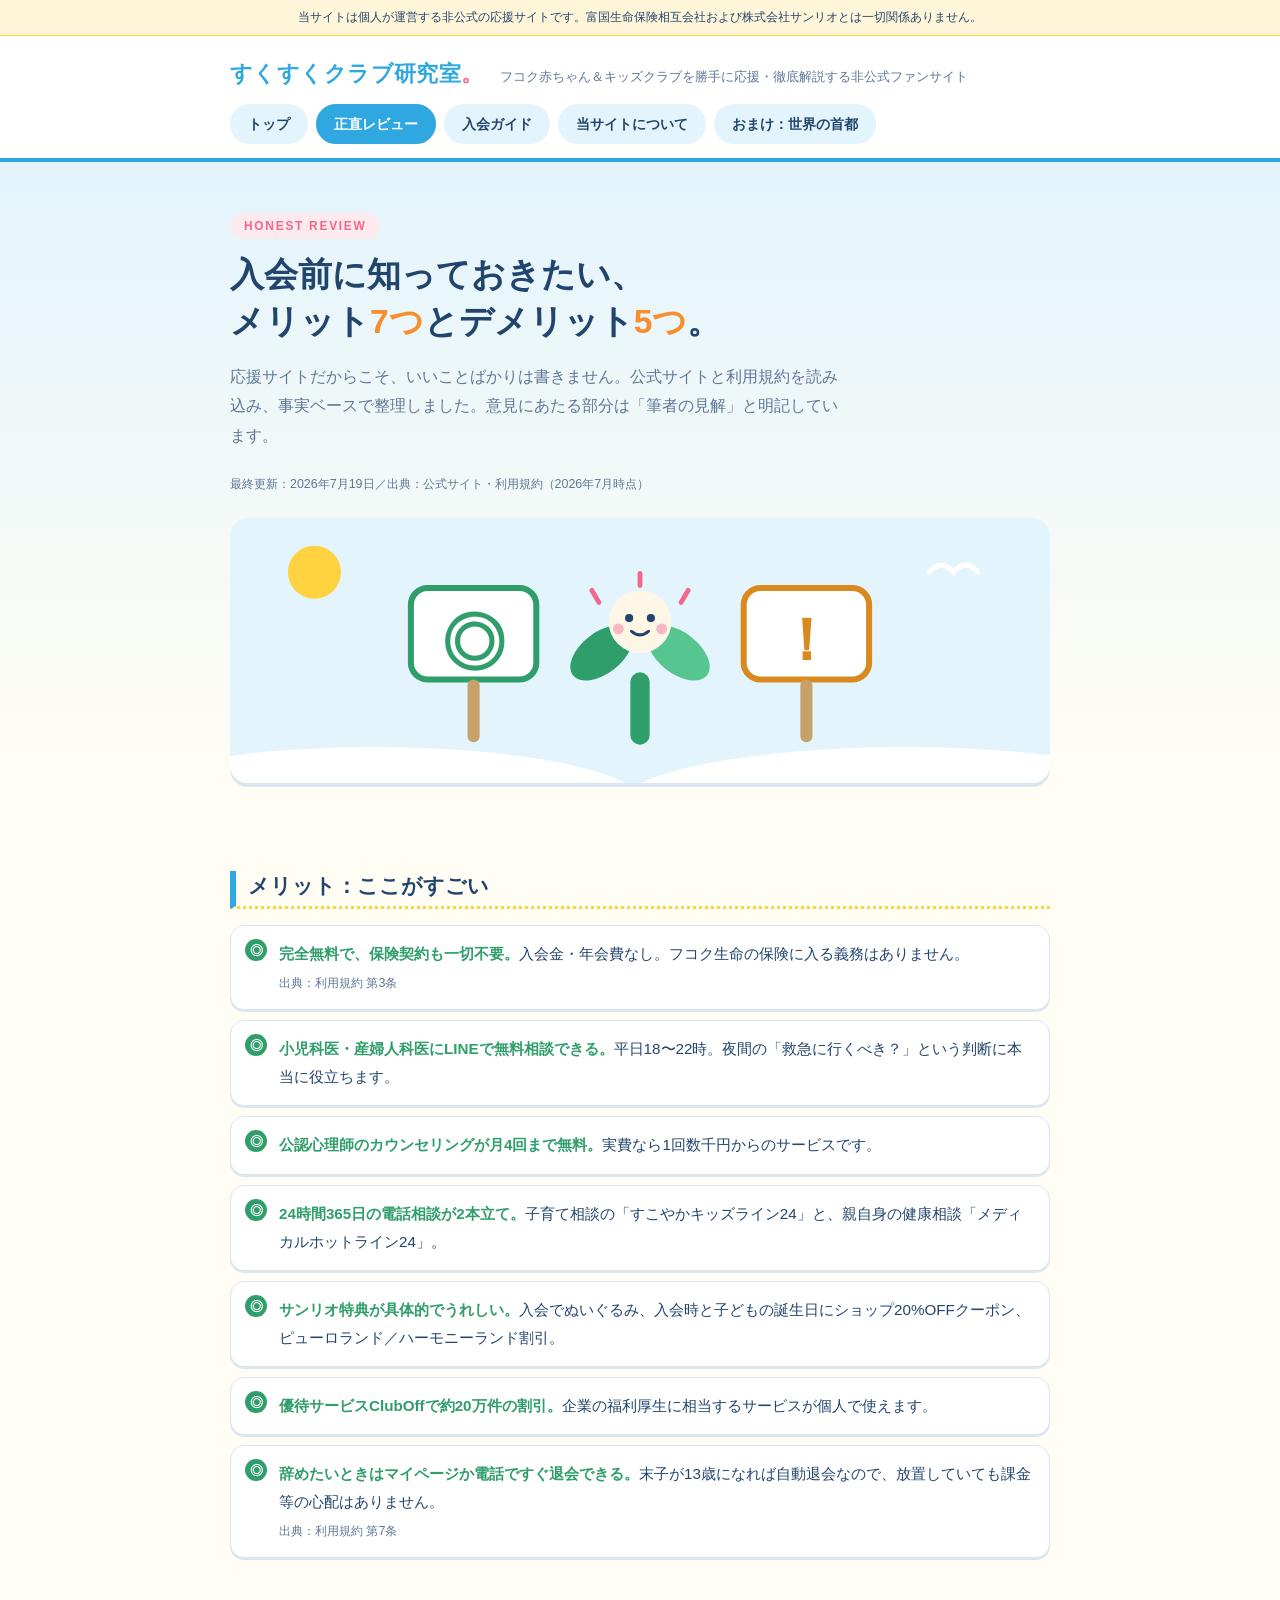
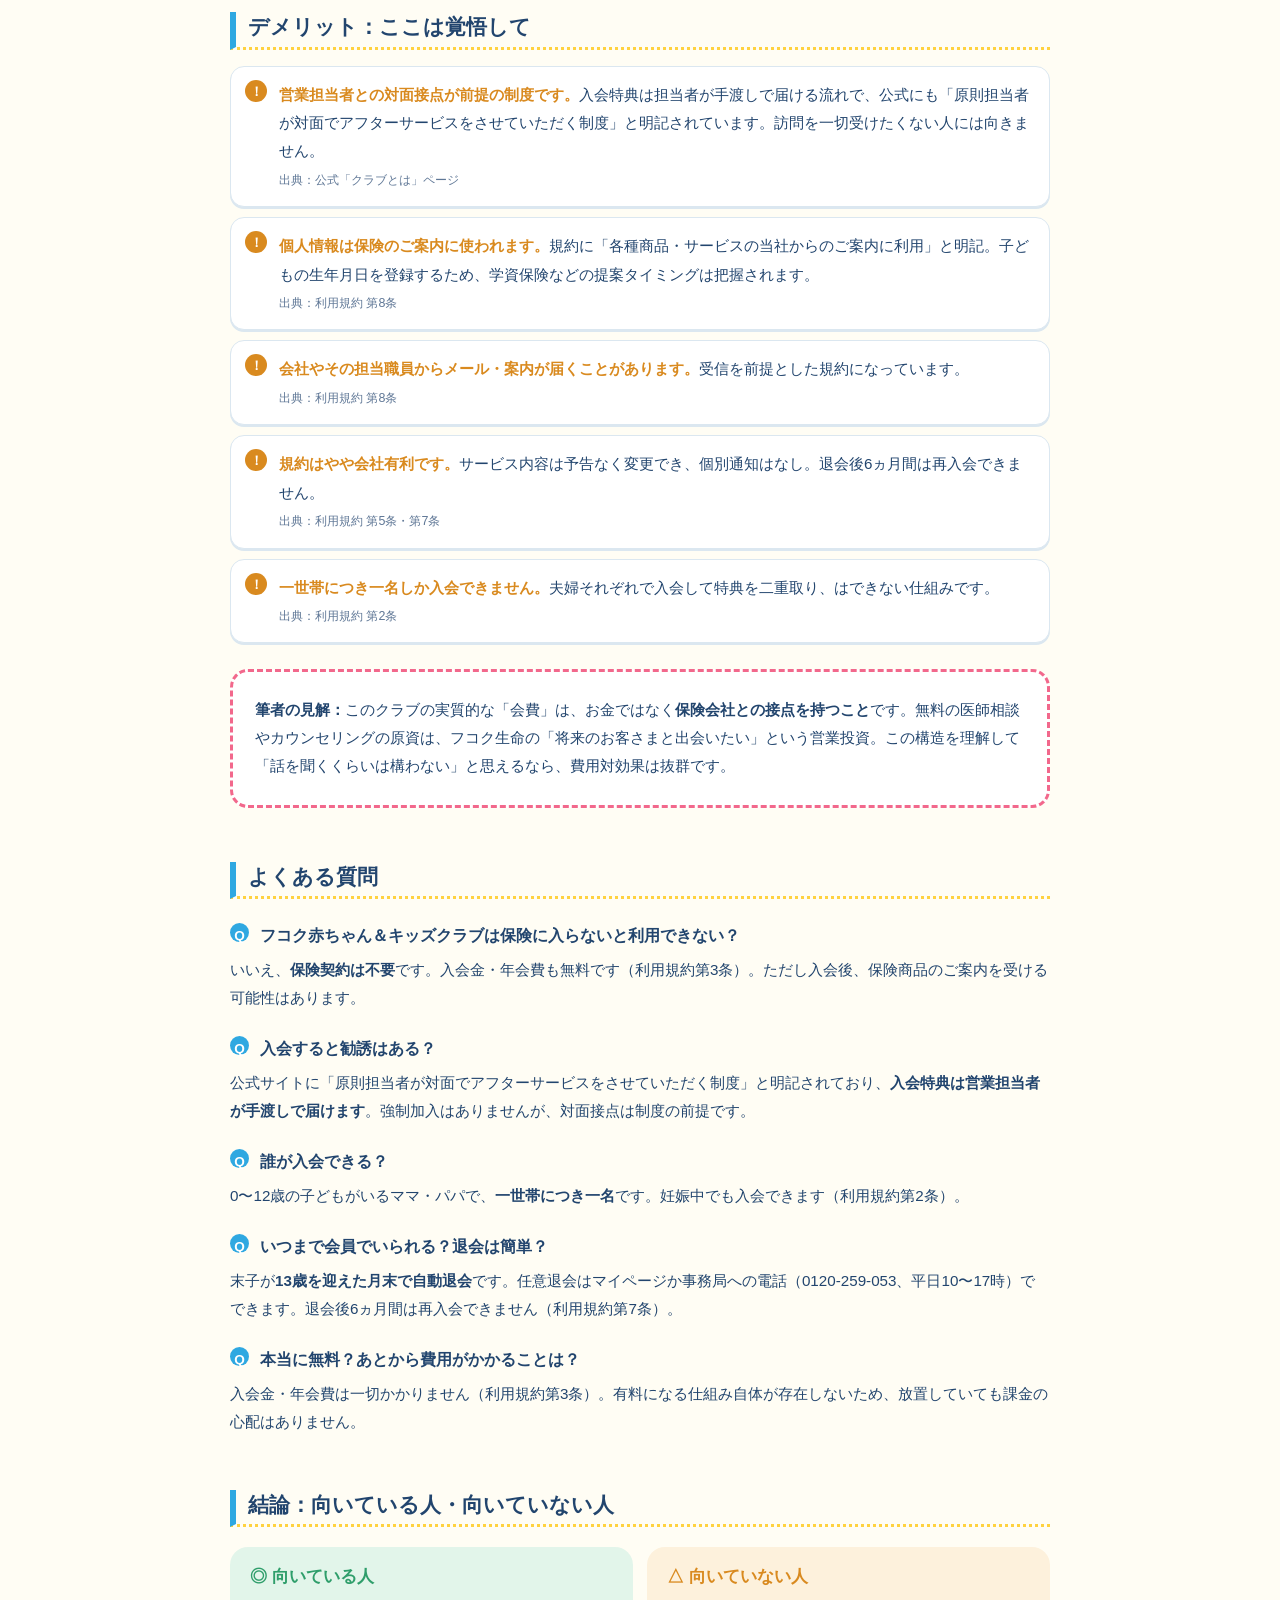
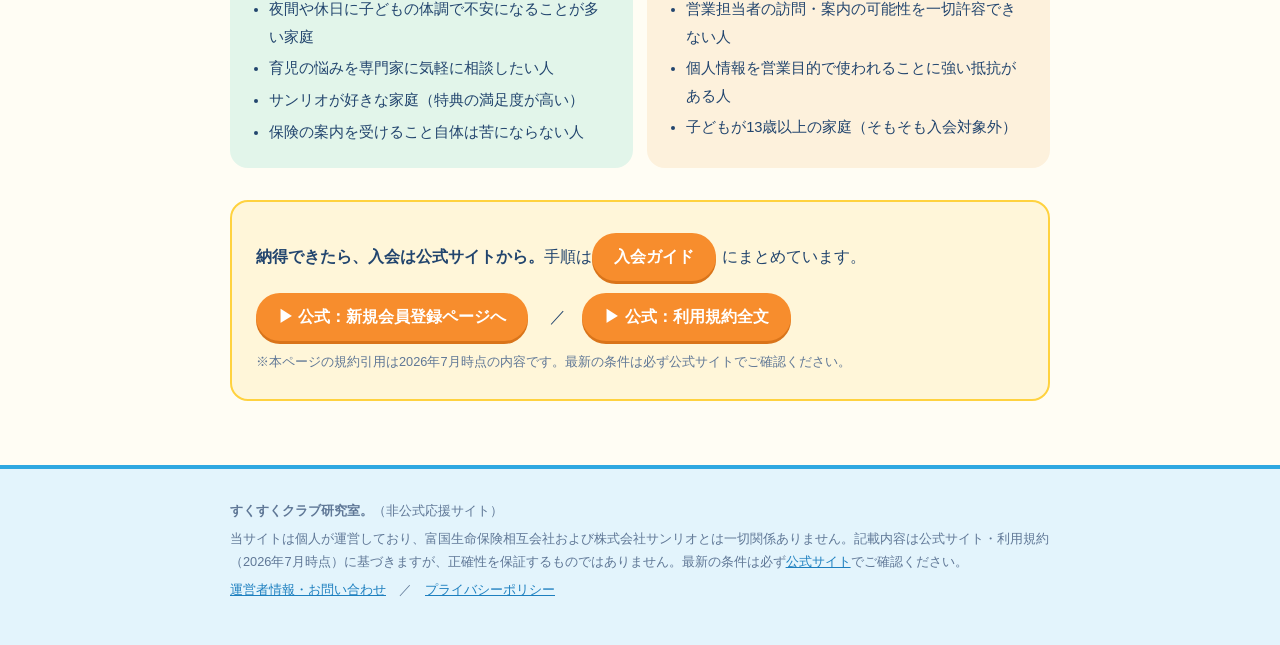
<file: review/index.html>
<!DOCTYPE html>
<html lang="ja">
<head>
<meta charset="utf-8">
<meta name="viewport" content="width=device-width, initial-scale=1">
<script async src="https://www.googletagmanager.com/gtag/js?id=G-ZGGVS8QSYM"></script>
<script>
  window.dataLayer = window.dataLayer || [];
  function gtag(){dataLayer.push(arguments);}
  gtag('js', new Date());
  gtag('config', 'G-ZGGVS8QSYM');
</script>
<title>フコク赤ちゃん＆キッズクラブのメリット7つ・デメリット5つ【正直レビュー】｜すくすくクラブ研究室（非公式）</title>
<link rel="canonical" href="https://sukusuku-lab.com/review/">
<meta property="og:url" content="https://sukusuku-lab.com/review/">
<meta name="description" content="フコク赤ちゃん＆キッズクラブの入会メリット7つとデメリット5つを、公式サイトと利用規約に基づき事実ベースで正直に解説。勧誘はある？保険加入は必要？よくある質問にも答えます。">
<link rel="stylesheet" href="../assets/style.css?v=5">
<link rel="icon" type="image/png" sizes="48x48" href="/assets/favicon-48.png">
<link rel="icon" type="image/png" sizes="192x192" href="/assets/favicon-192.png">
<link rel="apple-touch-icon" href="/assets/apple-touch-icon.png">
<script type="application/ld+json">
{
  "@context": "https://schema.org",
  "@type": "FAQPage",
  "mainEntity": [
    {
      "@type": "Question",
      "name": "フコク赤ちゃん＆キッズクラブとは何ですか？",
      "acceptedAnswer": {"@type": "Answer", "text": "富国生命保険相互会社（フコク生命）が運営する、入会金・年会費無料の子育て支援会員サービスです。0〜12歳の子どもがいる家庭（妊娠中も可）が対象で、保険契約は不要です。小児科医・産婦人科医への無料オンライン相談、公認心理師のカウンセリング（月4回無料）、サンリオ関連特典、約20万件の優待サービスClubOffなどが利用できます。"}
    },
    {
      "@type": "Question",
      "name": "フコク赤ちゃん＆キッズクラブは保険に入らないと利用できませんか？",
      "acceptedAnswer": {"@type": "Answer", "text": "いいえ。保険契約は不要で、入会金・年会費も無料です（利用規約第3条）。ただし個人情報は保険商品のご案内に利用される旨が規約第8条に明記されており、入会特典は営業担当者が手渡しで届ける、対面接点を前提とした制度です。"}
    },
    {
      "@type": "Question",
      "name": "フコク赤ちゃん＆キッズクラブのデメリットは何ですか？",
      "acceptedAnswer": {"@type": "Answer", "text": "主なデメリットは5つ。(1)営業担当者との対面接点が前提の制度であること、(2)個人情報が保険のご案内に利用されること、(3)会社や担当職員からメールが届くこと、(4)サービス内容が予告なく変更され得るなど規約がやや会社有利であること、(5)一世帯につき一名しか入会できないこと。"}
    },
    {
      "@type": "Question",
      "name": "フコク赤ちゃん＆キッズクラブはいつまで会員でいられますか？",
      "acceptedAnswer": {"@type": "Answer", "text": "末子の子どもが13歳を迎えた月末で自動退会となります（利用規約第7条）。任意退会はマイページまたは事務局への電話（0120-259-053）で可能です。退会後6ヵ月間は再入会できません。"}
    }
  ]
}
</script>
<script type="application/ld+json">
{
  "@context": "https://schema.org",
  "@type": "Article",
  "headline": "フコク赤ちゃん＆キッズクラブのメリット7つ・デメリット5つを正直解説",
  "description": "公式サイトと利用規約に基づき、非公式応援サイトの立場から入会のメリットとデメリットを事実ベースで解説。",
  "datePublished": "2026-07-19",
  "dateModified": "2026-07-19",
  "author": {"@type": "Person", "name": "かさぴー（すくすくクラブ研究室 運営者）"},
  "publisher": {"@type": "Organization", "name": "すくすくクラブ研究室（非公式応援サイト）"}
}
</script>
</head>
<body>

<div class="unofficial">当サイトは個人が運営する非公式の応援サイトです。富国生命保険相互会社および株式会社サンリオとは一切関係ありません。</div>

<header class="site">
  <div class="head-inner">
    <a class="site-name" href="../">すくすくクラブ研究室<span class="dot">。</span></a>
    <span class="site-tag">フコク赤ちゃん＆キッズクラブを勝手に応援・徹底解説する非公式ファンサイト</span>
  </div>
  <nav class="global" aria-label="サイト内メニュー">
    <a href="../">トップ</a>
    <a href="./" aria-current="page">正直レビュー</a>
    <a href="../guide/">入会ガイド</a>
    <a href="../about/">当サイトについて</a>
    <a href="../world-capitals/">おまけ：世界の首都</a>
  </nav>
</header>

<main class="wrap">

  <section class="hero">
    <span class="eyebrow">HONEST REVIEW</span>
    <h1>入会前に知っておきたい、<br>メリット<em>7つ</em>とデメリット<em>5つ</em>。</h1>
    <p class="lead">応援サイトだからこそ、いいことばかりは書きません。公式サイトと利用規約を読み込み、事実ベースで整理しました。意見にあたる部分は「筆者の見解」と明記しています。</p>
    <p class="updated">最終更新：2026年7月19日／出典：公式サイト・利用規約（2026年7月時点）</p>
    <div class="hero-art">
    <svg viewBox="0 0 680 220" role="img" aria-label="ふたばちゃんが「良い点」と「注意点」の2枚の札を掲げて公平にレビューするイラスト" xmlns="http://www.w3.org/2000/svg">
      <rect x="0" y="0" width="680" height="220" fill="#e3f4fc"/>
      <ellipse cx="120" cy="235" rx="220" ry="45" fill="#ffffff"/>
      <ellipse cx="560" cy="240" rx="240" ry="50" fill="#ffffff"/>
      <circle cx="70" cy="45" r="22" fill="#ffd23f"/>
      <path d="M580 45 q10 -12 20 0 q10 -12 20 0" fill="none" stroke="#ffffff" stroke-width="4" stroke-linecap="round"/>
      <rect x="150" y="58" width="104" height="76" rx="14" fill="#ffffff" stroke="#2f9e6b" stroke-width="5"/>
      <text x="202" y="122" text-anchor="middle" font-family="sans-serif" font-size="52" font-weight="bold" fill="#2f9e6b">◎</text>
      <rect x="197" y="134" width="10" height="52" rx="5" fill="#c8a06a"/>
      <rect x="426" y="58" width="104" height="76" rx="14" fill="#ffffff" stroke="#d98a1f" stroke-width="5"/>
      <text x="478" y="118" text-anchor="middle" font-family="sans-serif" font-size="48" font-weight="bold" fill="#d98a1f">！</text>
      <rect x="473" y="134" width="10" height="52" rx="5" fill="#c8a06a"/>
      <rect x="332" y="128" width="16" height="60" rx="8" fill="#2f9e6b"/>
      <ellipse cx="308" cy="112" rx="30" ry="17" transform="rotate(-38 308 112)" fill="#2f9e6b"/>
      <ellipse cx="372" cy="112" rx="30" ry="17" transform="rotate(38 372 112)" fill="#56c58f"/>
      <circle cx="340" cy="86" r="26" fill="#fff7e6"/>
      <circle cx="331" cy="83" r="3.4" fill="#22456e"/>
      <circle cx="349" cy="83" r="3.4" fill="#22456e"/>
      <path d="M333 94 q7 6 14 0" fill="none" stroke="#22456e" stroke-width="2.6" stroke-linecap="round"/>
      <circle cx="322" cy="92" r="4.5" fill="#f9b6c4"/>
      <circle cx="358" cy="92" r="4.5" fill="#f9b6c4"/>
      <path d="M300 60 l6 10 M380 60 l-6 10 M340 46 l0 10" stroke="#f2688c" stroke-width="4" stroke-linecap="round"/>
    </svg>
    </div>
  </section>

  <h2>メリット：ここがすごい</h2>
  <ul class="merit">
    <li><b>完全無料で、保険契約も一切不要。</b>入会金・年会費なし。フコク生命の保険に入る義務はありません。<span class="src">出典：利用規約 第3条</span></li>
    <li><b>小児科医・産婦人科医にLINEで無料相談できる。</b>平日18〜22時。夜間の「救急に行くべき？」という判断に本当に役立ちます。</li>
    <li><b>公認心理師のカウンセリングが月4回まで無料。</b>実費なら1回数千円からのサービスです。</li>
    <li><b>24時間365日の電話相談が2本立て。</b>子育て相談の「すこやかキッズライン24」と、親自身の健康相談「メディカルホットライン24」。</li>
    <li><b>サンリオ特典が具体的でうれしい。</b>入会でぬいぐるみ、入会時と子どもの誕生日にショップ20%OFFクーポン、ピューロランド／ハーモニーランド割引。</li>
    <li><b>優待サービスClubOffで約20万件の割引。</b>企業の福利厚生に相当するサービスが個人で使えます。</li>
    <li><b>辞めたいときはマイページか電話ですぐ退会できる。</b>末子が13歳になれば自動退会なので、放置していても課金等の心配はありません。<span class="src">出典：利用規約 第7条</span></li>
  </ul>

  <h2>デメリット：ここは覚悟して</h2>
  <ul class="demerit">
    <li><b>営業担当者との対面接点が前提の制度です。</b>入会特典は担当者が手渡しで届ける流れで、公式にも「原則担当者が対面でアフターサービスをさせていただく制度」と明記されています。訪問を一切受けたくない人には向きません。<span class="src">出典：公式「クラブとは」ページ</span></li>
    <li><b>個人情報は保険のご案内に使われます。</b>規約に「各種商品・サービスの当社からのご案内に利用」と明記。子どもの生年月日を登録するため、学資保険などの提案タイミングは把握されます。<span class="src">出典：利用規約 第8条</span></li>
    <li><b>会社やその担当職員からメール・案内が届くことがあります。</b>受信を前提とした規約になっています。<span class="src">出典：利用規約 第8条</span></li>
    <li><b>規約はやや会社有利です。</b>サービス内容は予告なく変更でき、個別通知はなし。退会後6ヵ月間は再入会できません。<span class="src">出典：利用規約 第5条・第7条</span></li>
    <li><b>一世帯につき一名しか入会できません。</b>夫婦それぞれで入会して特典を二重取り、はできない仕組みです。<span class="src">出典：利用規約 第2条</span></li>
  </ul>

  <div class="honesty">
    <p><strong>筆者の見解：</strong>このクラブの実質的な「会費」は、お金ではなく<strong>保険会社との接点を持つこと</strong>です。無料の医師相談やカウンセリングの原資は、フコク生命の「将来のお客さまと出会いたい」という営業投資。この構造を理解して「話を聞くくらいは構わない」と思えるなら、費用対効果は抜群です。</p>
  </div>

  <h2>よくある質問</h2>
  <dl class="faq">
    <dt>フコク赤ちゃん＆キッズクラブは保険に入らないと利用できない？</dt>
    <dd>いいえ、<strong>保険契約は不要</strong>です。入会金・年会費も無料です（利用規約第3条）。ただし入会後、保険商品のご案内を受ける可能性はあります。</dd>
    <dt>入会すると勧誘はある？</dt>
    <dd>公式サイトに「原則担当者が対面でアフターサービスをさせていただく制度」と明記されており、<strong>入会特典は営業担当者が手渡しで届けます</strong>。強制加入はありませんが、対面接点は制度の前提です。</dd>
    <dt>誰が入会できる？</dt>
    <dd>0〜12歳の子どもがいるママ・パパで、<strong>一世帯につき一名</strong>です。妊娠中でも入会できます（利用規約第2条）。</dd>
    <dt>いつまで会員でいられる？退会は簡単？</dt>
    <dd>末子が<strong>13歳を迎えた月末で自動退会</strong>です。任意退会はマイページか事務局への電話（0120-259-053、平日10〜17時）でできます。退会後6ヵ月間は再入会できません（利用規約第7条）。</dd>
    <dt>本当に無料？あとから費用がかかることは？</dt>
    <dd>入会金・年会費は一切かかりません（利用規約第3条）。有料になる仕組み自体が存在しないため、放置していても課金の心配はありません。</dd>
  </dl>

  <h2>結論：向いている人・向いていない人</h2>
  <div class="fit">
    <section class="yes">
      <h3>◎ 向いている人</h3>
      <ul>
        <li>夜間や休日に子どもの体調で不安になることが多い家庭</li>
        <li>育児の悩みを専門家に気軽に相談したい人</li>
        <li>サンリオが好きな家庭（特典の満足度が高い）</li>
        <li>保険の案内を受けること自体は苦にならない人</li>
      </ul>
    </section>
    <section class="no">
      <h3>△ 向いていない人</h3>
      <ul>
        <li>営業担当者の訪問・案内の可能性を一切許容できない人</li>
        <li>個人情報を営業目的で使われることに強い抵抗がある人</li>
        <li>子どもが13歳以上の家庭（そもそも入会対象外）</li>
      </ul>
    </section>
  </div>

  <div class="cta">
    <p><strong>納得できたら、入会は公式サイトから。</strong>手順は<a href="../guide/">入会ガイド</a>にまとめています。</p>
    <p><a href="https://act.fukoku-life.co.jp/club/open/regist" rel="nofollow">▶ 公式：新規会員登録ページへ</a>　／　<a href="https://act.fukoku-life.co.jp/club/rules" rel="nofollow">▶ 公式：利用規約全文</a></p>
    <p class="note">※本ページの規約引用は2026年7月時点の内容です。最新の条件は必ず公式サイトでご確認ください。</p>
  </div>

</main>

<footer class="site">
  <div class="wrap">
    <p><strong>すくすくクラブ研究室。</strong>（非公式応援サイト）</p>
    <p>当サイトは個人が運営しており、富国生命保険相互会社および株式会社サンリオとは一切関係ありません。記載内容は公式サイト・利用規約（2026年7月時点）に基づきますが、正確性を保証するものではありません。最新の条件は必ず<a href="https://act.fukoku-life.co.jp/">公式サイト</a>でご確認ください。</p>
    <p><a href="../about/">運営者情報・お問い合わせ</a>　／　<a href="../privacy/">プライバシーポリシー</a></p>
  </div>
</footer>

</body>
</html>
</file>
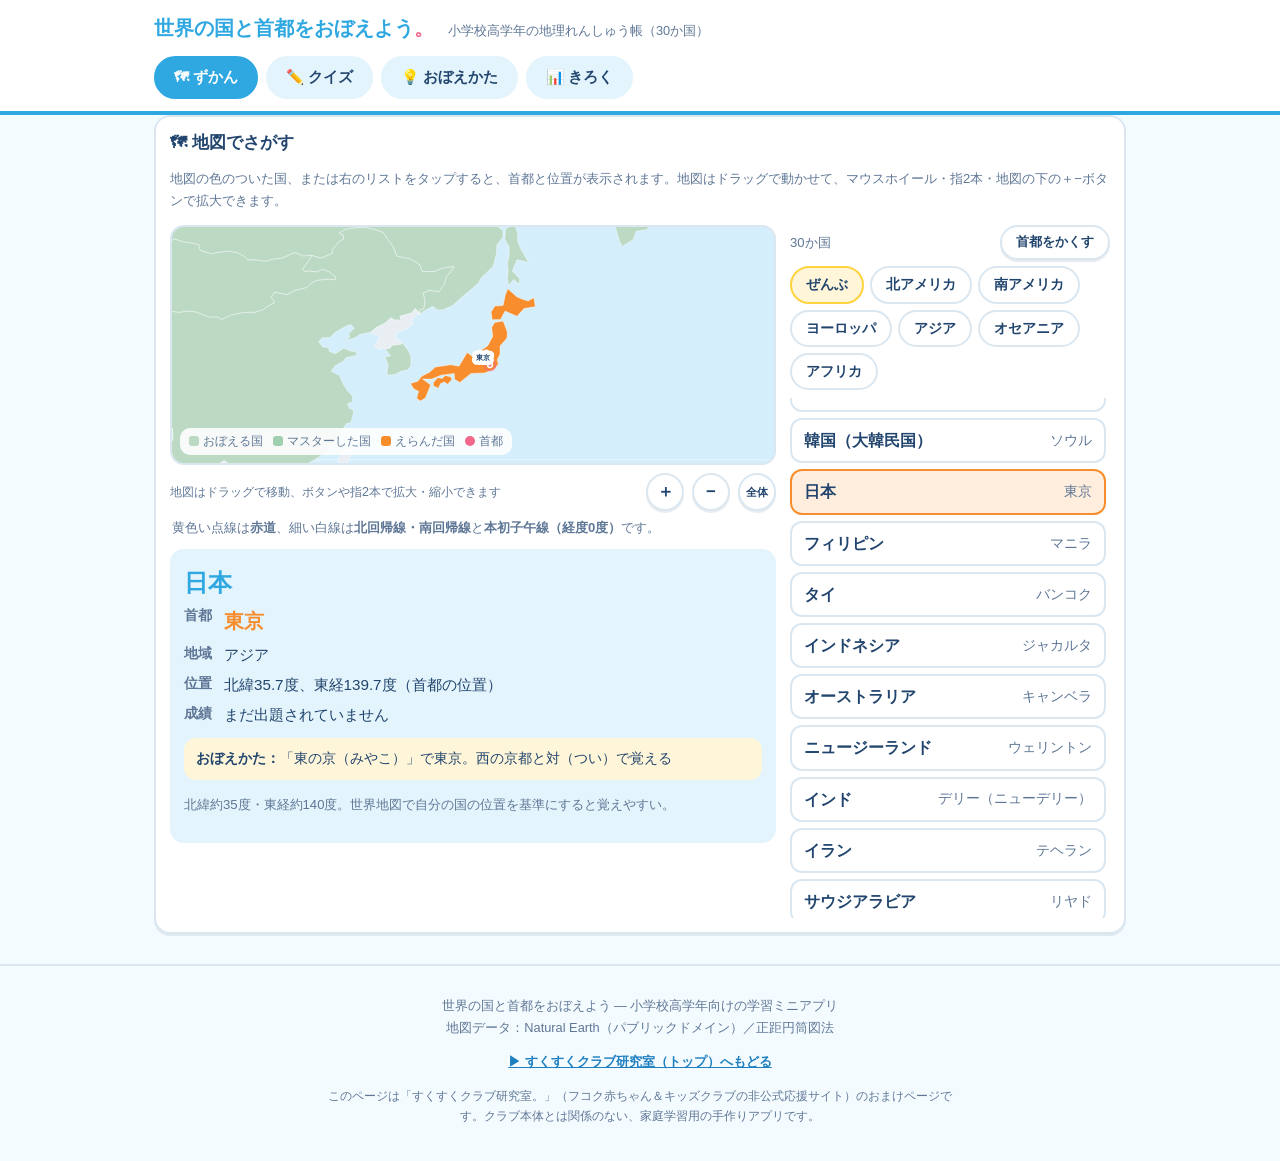
<file: world-capitals/index.html>
<!DOCTYPE html>
<html lang="ja">
<head>
<meta charset="utf-8">
<meta name="viewport" content="width=device-width, initial-scale=1">
<title>世界の国と首都をおぼえよう｜小学校高学年の地理れんしゅうアプリ</title>
<meta name="description" content="世界の30か国の国名・首都・位置を、地図とクイズと語呂合わせでおぼえる学習アプリ。小学校高学年の地理の予習・復習に。">
<meta name="robots" content="index,follow">
<link rel="stylesheet" href="style.css?v=1">
<link rel="icon" type="image/png" sizes="48x48" href="/assets/favicon-48.png">
<link rel="icon" type="image/png" sizes="192x192" href="/assets/favicon-192.png">
<link rel="apple-touch-icon" href="/assets/apple-touch-icon.png">
</head>
<body>

<header class="app">
  <div class="head-inner">
    <h1 class="app-title">世界の国と首都をおぼえよう<span class="dot">。</span></h1>
    <span class="app-sub">小学校高学年の地理れんしゅう帳（30か国）</span>
  </div>
  <nav class="tabs" role="tablist" aria-label="モード">
    <button type="button" role="tab" data-tab="zukan" aria-selected="true" aria-controls="panel-zukan">🗺 ずかん</button>
    <button type="button" role="tab" data-tab="quiz" aria-selected="false" aria-controls="panel-quiz">✏️ クイズ</button>
    <button type="button" role="tab" data-tab="kotsu" aria-selected="false" aria-controls="panel-kotsu">💡 おぼえかた</button>
    <button type="button" role="tab" data-tab="kiroku" aria-selected="false" aria-controls="panel-kiroku">📊 きろく</button>
  </nav>
</header>

<main class="wrap">

  <!-- ========== ずかん ========== -->
  <section class="panel" id="panel-zukan" role="tabpanel" aria-label="ずかん">
    <div class="card">
      <h2>🗺 地図でさがす</h2>
      <p class="hint">地図の色のついた国、または右のリストをタップすると、首都と位置が表示されます。地図はドラッグで動かせて、マウスホイール・指2本・地図の下の＋−ボタンで拡大できます。</p>
      <div class="zukan">
        <div>
          <div class="map-box" id="zukan-map">
            <div class="map-legend">
              <span><i style="background:#bcd9c4"></i>おぼえる国</span>
              <span><i style="background:#9fcfae"></i>マスターした国</span>
              <span><i style="background:#f78d2d"></i>えらんだ国</span>
              <span><i style="background:#f2688c;border-radius:50%"></i>首都</span>
            </div>
          </div>
          <p class="hint" style="margin:6px 2px 10px">黄色い点線は<b>赤道</b>、細い白線は<b>北回帰線・南回帰線</b>と<b>本初子午線（経度0度）</b>です。</p>
          <div class="detail detail-box" id="zukan-detail"></div>
        </div>
        <div>
          <div class="row" style="justify-content:space-between;margin-bottom:6px">
            <span class="hint" id="zukan-count"></span>
            <button type="button" class="btn ghost" id="toggle-cap" aria-pressed="false" style="padding:4px 14px;font-size:.84rem">首都をかくす</button>
          </div>
          <div class="chips" id="zukan-regions" style="margin-bottom:8px"></div>
          <div class="country-list" id="zukan-list"></div>
        </div>
      </div>
    </div>

  </section>

  <!-- ========== クイズ ========== -->
  <section class="panel" id="panel-quiz" role="tabpanel" aria-label="クイズ" hidden>

    <div class="card" id="quiz-setup">
      <h2>✏️ クイズのせってい</h2>
      <div class="field">
        <span class="label">出題のしかた（いくつでも選べます）</span>
        <div class="chips" id="q-types"></div>
      </div>
      <div class="field">
        <span class="label">出題する地域</span>
        <div class="chips" id="q-regions"></div>
      </div>
      <div class="field">
        <span class="label">問題数</span>
        <div class="chips" id="q-count"></div>
      </div>
      <div class="field">
        <span class="label">出題のじゅんばん</span>
        <div class="chips">
          <button type="button" id="q-weak" aria-pressed="true">にがてな国を多めに出す</button>
        </div>
      </div>
      <button type="button" class="btn" id="btn-start">スタート！</button>
    </div>

    <div class="card" id="quiz-play" hidden>
      <div class="qhead">
        <span class="qcount" id="q-count-label"></span>
        <span class="bar"><i id="q-bar" style="width:0%"></i></span>
        <span class="score" id="q-score"></span>
      </div>
      <p class="question" id="q-question"></p>
      <p class="qtype" id="q-type-label"></p>
      <div id="quiz-map-box" hidden>
        <div class="map-box" id="quiz-map"></div>
      </div>
      <div class="choices" id="q-choices" style="margin-top:12px"></div>
      <div class="judge" id="q-judge" hidden aria-live="polite"></div>
      <div class="row" style="margin-top:12px;justify-content:flex-end">
        <button type="button" class="btn ghost" id="btn-back-setup" style="padding:6px 16px;font-size:.85rem">やめる</button>
        <button type="button" class="btn" id="btn-next" hidden>次の問題へ →</button>
      </div>
      <p class="hint" style="margin-top:8px">キーボードの <b>1〜4</b> で解答、<b>Enter</b> で次の問題へ進めます。</p>
    </div>

    <div class="card result" id="quiz-result" hidden>
      <h2 style="justify-content:center">🎉 けっか</h2>
      <p class="stars" id="r-stars"></p>
      <p class="big" id="r-score"></p>
      <p class="msg" id="r-msg"></p>
      <div id="r-miss-wrap" hidden>
        <p class="hint" style="text-align:left"><b>まちがえた国（ここが伸びしろ！）</b></p>
        <ul class="miss-list" id="r-miss"></ul>
      </div>
      <div class="row" style="justify-content:center;margin-top:10px">
        <button type="button" class="btn" id="btn-retry-miss">まちがえた国だけもう一度</button>
        <button type="button" class="btn ghost" id="btn-again">同じ設定でもう一度</button>
        <button type="button" class="btn ghost" id="btn-setup-again">せっていを変える</button>
      </div>
    </div>
  </section>

  <!-- ========== おぼえかた ========== -->
  <section class="panel" id="panel-kotsu" role="tabpanel" aria-label="おぼえかた" hidden>
    <div class="card">
      <h2>💡 首都のおぼえかた 5つのコツ</h2>
      <ol class="tips">
        <li><b>① 国名とにている首都は、セットで一気に覚える。</b><br>
          メキシコ＝<b>メキシコシティ</b>、ブラジル＝<b>ブラジリア</b>のように、国名がそのまま首都名になっている国があります。まずここから覚えると、覚える数がぐっと減ります。
          スウェーデン＝<b>ス</b>トックホルムのように「頭の音が同じ」、イラン＝テヘ<b>ラン</b>のように「終わりの音が同じ」もねらい目です。</li>
        <li><b>② 意味を知ると、名前がただの音でなくなる。</b><br>
          東京＝「<b>東</b>の京（みやこ）」、ペキン（北京）＝「<b>北</b>の京」、ソウル＝「みやこ」、ブエノスアイレス＝「よい空気」、ウランバートル＝「赤い英雄」。
          意味とセットにすると忘れにくくなります。</li>
        <li><b>③ 語呂合わせ（ごろあわせ）で音をつなぐ。</b><br>
          「ドイツのベルが<b>リン</b>と鳴って<b>ベルリン</b>」のように、国と首都をひとつの文にしてしまう方法です。
          下の表に30か国ぶんの語呂をのせました。<b>自分で作った語呂がいちばん強い</b>ので、しっくりこないものは作りかえてみてください。</li>
        <li><b>④ かならず「地図の場所」とセットで覚える。</b><br>
          名前だけを覚えると、テストの白地図問題で答えられません。「ずかん」で位置を見て、「クイズ」の<b>国名 ➜ 地図</b>で場所をあてる練習をすると、名前と位置が結びつきます。
          となりの国もいっしょに見るのがコツです（例：ノルウェー・スウェーデン・フィンランドは<b>左から順</b>にならんでいる）。</li>
        <li><b>⑤ 「まちがえた国だけ」を、日をあけてくり返す。</b><br>
          いちどに全部やるより、<b>今日 → あした → 3日後 → 1週間後</b>と間をあけて復習するほうが記憶に残ります（分散学習）。
          このアプリは、まちがえた国を自動でおぼえていて、「にがてな国を多めに出す」設定にすると優先的に出題します。</li>
      </ol>
    </div>

    <div class="card">
      <h2>⚠ ひっかけ注意！ テストによく出る「最大の都市 ≠ 首都」</h2>
      <p class="hint">いちばん有名な都市が首都とはかぎりません。ここはテストで差がつくところです。</p>
      <ul class="trap-list" id="trap-list"></ul>
    </div>

    <div class="card">
      <h2>📝 30か国の語呂合わせ一覧</h2>
      <div style="overflow-x:auto">
        <table class="record">
          <thead><tr><th>国</th><th>首都</th><th>おぼえかた</th></tr></thead>
          <tbody id="goro-body"></tbody>
        </table>
      </div>
    </div>
  </section>

  <!-- ========== きろく ========== -->
  <section class="panel" id="panel-kiroku" role="tabpanel" aria-label="きろく" hidden>
    <div class="card">
      <h2>📊 わたしのきろく</h2>
      <div class="stats">
        <div class="stat"><b id="stat-total">0</b><span>といた問題</span></div>
        <div class="stat"><b id="stat-rate">—</b><span>正答率</span></div>
        <div class="stat"><b id="stat-streak">0</b><span>最高れんぞく正解</span></div>
        <div class="stat"><b id="stat-learned">0</b><span>マスターした国</span></div>
      </div>
      <div class="row" style="justify-content:space-between">
        <label class="hint">ならびかた
          <select id="record-sort">
            <option value="weak">にがてな順</option>
            <option value="region">地域順</option>
          </select>
        </label>
        <button type="button" class="btn ghost" id="btn-reset" style="padding:5px 14px;font-size:.84rem">きろくを消す</button>
      </div>
      <div style="overflow-x:auto;margin-top:8px">
        <table class="record">
          <thead><tr><th>国</th><th>首都</th><th class="num">正解/出題</th><th class="num">おぼえた度</th></tr></thead>
          <tbody id="record-body"></tbody>
        </table>
      </div>
      <p class="hint" style="margin-top:8px">きろくはこの端末のブラウザの中だけに保存されます（サーバーには送られません）。ブラウザのデータを消すと、きろくも消えます。</p>
    </div>
  </section>

</main>

<footer class="app">
  <p>世界の国と首都をおぼえよう — 小学校高学年向けの学習ミニアプリ<br>
  地図データ：Natural Earth（パブリックドメイン）／正距円筒図法</p>
  <p><a href="../">▶ すくすくクラブ研究室（トップ）へもどる</a></p>
  <p class="foot-note">このページは「すくすくクラブ研究室。」（フコク赤ちゃん＆キッズクラブの非公式応援サイト）のおまけページです。クラブ本体とは関係のない、家庭学習用の手作りアプリです。</p>
</footer>

<script src="map-data.js?v=1"></script>
<script src="countries.js?v=1"></script>
<script src="app.js?v=1"></script>
</body>
</html>
</file>
<file: assets/style.css>
/* 明るいポップ配色（公式サイトの空・海・砂浜イメージのオマージュ、常にライト表示） */
:root{
  --ground:#fffdf4;        /* 砂浜がかった白 */
  --card:#ffffff;
  --ink:#22456e;           /* 紺色の文字（空の濃紺を明るく） */
  --ink-soft:#5f7796;
  --sky:#2fa8e1;           /* 空色：メインカラー */
  --sky-soft:#e3f4fc;
  --sun:#ffd23f;           /* ひまわり色：アクセント */
  --sun-soft:#fff6d9;
  --orange:#f78d2d;        /* 元気なオレンジ：ボタン・CTA */
  --orange-soft:#ffeedd;
  --pink:#f2688c;          /* さくら色：見出し差し色 */
  --leaf:#2f9e6b;          /* メリット・OK */
  --leaf-soft:#e2f5ea;
  --caution:#d98a1f;       /* デメリット・注意 */
  --caution-soft:#fdf1dc;
  --line:#dbe7f0;
  --link:#1d7fbf;
}

*{box-sizing:border-box}
body{
  margin:0;
  background:var(--ground);
  color:var(--ink);
  font-family:"Hiragino Maru Gothic ProN","BIZ UDGothic","Yu Gothic","Noto Sans JP",sans-serif;
  line-height:1.85;
  font-size:16px;
  overflow-x:clip; /* ヒーローの全幅背景装飾によるはみ出し防止 */
}
a{color:var(--link)}
.wrap{max-width:860px;margin:0 auto;padding:0 20px}

/* ヘッダー */
.unofficial{
  display:block;background:var(--sun-soft);color:var(--ink);
  font-size:.78rem;text-align:center;padding:6px 12px;
  border-bottom:1px solid var(--sun);
}
header.site{
  background:var(--card);
  border-bottom:4px solid var(--sky);
}
.head-inner{
  max-width:860px;margin:0 auto;padding:18px 20px 10px;
  display:flex;flex-wrap:wrap;align-items:baseline;gap:6px 16px;
}
.site-name{font-size:1.35rem;font-weight:800;letter-spacing:.02em;color:var(--sky);text-decoration:none}
.site-name .dot{color:var(--pink)}
.site-tag{font-size:.8rem;color:var(--ink-soft)}
nav.global{
  max-width:860px;margin:0 auto;padding:0 20px 14px;
  display:flex;flex-wrap:wrap;gap:6px 8px;
}
nav.global a{
  text-decoration:none;font-size:.88rem;font-weight:700;
  color:var(--ink);
  border:2px solid var(--sky-soft);border-radius:999px;
  padding:5px 16px;background:var(--sky-soft);
}
nav.global a:hover{border-color:var(--sky)}
nav.global a[aria-current="page"]{
  color:#fff;border-color:var(--sky);background:var(--sky);
}
nav.global a:focus-visible{outline:2px solid var(--orange);outline-offset:2px}

/* 見出し */
h1,h2,h3{line-height:1.4;text-wrap:balance}
h2{
  font-size:1.3rem;margin:2.6em 0 .8em;
  padding-left:.6em;border-left:6px solid var(--sky);
  border-bottom:3px dotted var(--sun);
  padding-bottom:.25em;
}
h3{font-size:1.05rem;margin:1.8em 0 .5em}
.eyebrow{
  display:inline-block;font-size:.75rem;font-weight:700;
  letter-spacing:.14em;color:var(--pink);margin-bottom:.4em;
  background:#fdeaef;border-radius:999px;padding:2px 14px;
}

/* ヒーロー：空と雲のイメージ */
.hero{
  padding:48px 0 34px;position:relative;
}
.hero::before{
  content:"";position:absolute;inset:0 -100vw 0 -100vw;z-index:-1;
  background:
    radial-gradient(ellipse 120px 45px at 18% 22%, #ffffff 60%, transparent 61%),
    radial-gradient(ellipse 90px 36px at 78% 14%, #ffffff 60%, transparent 61%),
    radial-gradient(ellipse 70px 30px at 60% 75%, #ffffffaa 60%, transparent 61%),
    linear-gradient(180deg, var(--sky-soft) 0%, var(--ground) 92%);
}
.hero-art{margin-top:22px;border-radius:18px;overflow:hidden;box-shadow:0 4px 0 var(--line);line-height:0}
.hero-art svg{display:block;width:100%;height:auto}
.hero h1{font-size:clamp(1.5rem,4.5vw,2.1rem);font-weight:800;margin:.2em 0 .5em}
.hero h1 em{font-style:normal;color:var(--orange)}
.hero p.lead{max-width:38em;color:var(--ink-soft);margin:0 0 1.4em}
.hero-badges{display:flex;flex-wrap:wrap;gap:10px;margin-top:6px}
.badge{
  background:var(--card);border:2px solid var(--sun);border-radius:999px;
  padding:6px 16px;font-size:.85rem;font-weight:700;
  box-shadow:0 2px 0 var(--sun);
}
.badge b{color:var(--leaf)}

/* 要点ボックス */
.tldr{
  background:var(--card);border:2px solid var(--sky);border-radius:18px;
  padding:18px 22px;margin:1.4em 0;
  box-shadow:0 3px 0 var(--sky-soft);
}
.tldr h2{margin:.2em 0 .6em;border:none;padding:0;font-size:1.05rem;color:var(--sky)}
.tldr p{margin:.4em 0;font-size:.95rem}
.updated{font-size:.78rem;color:var(--ink-soft)}

/* カード */
.cards{display:grid;grid-template-columns:repeat(auto-fit,minmax(230px,1fr));gap:14px;margin:1.2em 0}
.card{
  background:var(--card);border:1px solid var(--line);border-radius:18px;
  padding:18px 20px;
  box-shadow:0 3px 0 var(--line);
}
.card h3{margin:.1em 0 .4em;font-size:1rem;color:var(--sky)}
.card p{margin:0;font-size:.9rem;color:var(--ink-soft)}
.card .to{display:inline-block;margin-top:.7em;font-size:.85rem;font-weight:700;color:var(--orange)}

/* CTA：公式のオレンジボタン風 */
.cta{
  background:var(--sun-soft);border:2px solid var(--sun);border-radius:18px;
  padding:22px 24px;margin:2em 0;
}
.cta p{margin:.3em 0}
.cta a{
  display:inline-block;background:var(--orange);color:#fff;
  text-decoration:none;font-weight:800;
  border-radius:999px;padding:9px 22px;margin:4px 6px 4px 0;
  box-shadow:0 3px 0 #d9741a;
}
.cta a:hover{opacity:.92}
.cta .note{font-size:.8rem;color:var(--ink-soft)}
.cta .note a{all:unset;color:var(--link);text-decoration:underline;cursor:pointer}

/* メリデメ */
ul.merit,ul.demerit{list-style:none;padding:0;margin:1em 0;display:grid;gap:10px}
ul.merit li,ul.demerit li{
  background:var(--card);border:1px solid var(--line);border-radius:14px;
  padding:14px 16px 14px 48px;position:relative;font-size:.95rem;
  box-shadow:0 2px 0 var(--line);
}
ul.merit li::before,ul.demerit li::before{
  position:absolute;left:14px;top:13px;
  width:22px;height:22px;border-radius:50%;
  display:grid;place-items:center;
  font-size:.8rem;font-weight:800;color:#fff;
}
ul.merit li::before{content:"◎";background:var(--leaf)}
ul.demerit li::before{content:"！";background:var(--caution)}
ul.merit li b{color:var(--leaf)}
ul.demerit li b{color:var(--caution)}
li .src{display:block;font-size:.78rem;color:var(--ink-soft);margin-top:.3em}

/* FAQ */
.faq dt{
  font-weight:800;margin:1.4em 0 .3em;
  padding-left:1.9em;position:relative;
}
.faq dt::before{
  content:"Q";position:absolute;left:0;top:.1em;
  width:1.4em;height:1.4em;border-radius:50%;
  background:var(--sky);color:#fff;
  display:grid;place-items:center;font-size:.85em;
}
.faq dd{margin:0 0 1em;font-size:.95rem}

/* 向き不向き */
.fit{display:grid;grid-template-columns:repeat(auto-fit,minmax(260px,1fr));gap:14px;margin:1.2em 0}
.fit section{border-radius:18px;padding:18px 20px}
.fit .yes{background:var(--leaf-soft)}
.fit .no{background:var(--caution-soft)}
.fit h3{margin:0 0 .5em}
.fit .yes h3{color:var(--leaf)}
.fit .no h3{color:var(--caution)}
.fit ul{margin:0;padding-left:1.3em;font-size:.92rem}
.fit li{margin:.3em 0}

.honesty{
  border:3px dashed var(--pink);border-radius:18px;
  padding:18px 22px;margin:1.6em 0;background:var(--card);
}
.honesty p{margin:.4em 0;font-size:.95rem}

/* ステップ */
ol.steps{counter-reset:step;list-style:none;padding:0;margin:1em 0;display:grid;gap:10px}
ol.steps li{
  background:var(--card);border:1px solid var(--line);border-radius:14px;
  padding:14px 16px 14px 52px;position:relative;font-size:.95rem;
  box-shadow:0 2px 0 var(--line);
}
ol.steps li::before{
  counter-increment:step;content:counter(step);
  position:absolute;left:14px;top:13px;
  width:26px;height:26px;border-radius:50%;
  background:var(--orange);color:#fff;
  display:grid;place-items:center;font-weight:800;font-size:.9rem;
}

/* 運営者プロフィール */
.owner-profile{display:flex;align-items:center;gap:18px;margin:1em 0}
.owner-profile img{
  width:110px;height:110px;border-radius:50%;
  border:4px solid var(--sun);background:#fdf3cf;
  box-shadow:0 3px 0 var(--line);flex-shrink:0;
}
.owner-profile p{margin:.2em 0;font-size:.95rem}
.owner-profile .name{font-weight:800;font-size:1.05rem;color:var(--sky)}

table{border-collapse:collapse;width:100%;margin:1em 0;font-size:.9rem}
.table-scroll{overflow-x:auto}
th,td{border:1px solid var(--line);padding:9px 12px;text-align:left;vertical-align:top;background:var(--card)}
th{background:var(--sky-soft);font-size:.85rem;white-space:nowrap}

footer.site{
  margin-top:64px;border-top:4px solid var(--sky);
  background:var(--sky-soft);
  padding:26px 0 40px;font-size:.8rem;color:var(--ink-soft);
}
footer.site p{margin:.3em 0}
</file>
<file: world-capitals/style.css>
/* 世界の国と首都をおぼえよう（中学1年生向け学習アプリ） */
:root{
  --ground:#f4fbff;
  --card:#ffffff;
  --ink:#22456e;
  --ink-soft:#5f7796;
  --sky:#2fa8e1;
  --sky-soft:#e3f4fc;
  --sun:#ffd23f;
  --sun-soft:#fff6d9;
  --orange:#f78d2d;
  --orange-soft:#ffeedd;
  --pink:#f2688c;
  --leaf:#2f9e6b;
  --leaf-soft:#e2f5ea;
  --red:#e2564a;
  --red-soft:#fde8e6;
  --line:#dbe7f0;
  --sea:#d5eefb;
  --land:#e8eef2;
  --land-line:#ffffff;
  --shadow:0 2px 0 rgba(34,69,110,.10);
}

*{box-sizing:border-box}
/* display を指定した要素でも hidden 属性が確実にきくようにする */
[hidden]{display:none !important}
html{-webkit-text-size-adjust:100%}
body{
  margin:0;
  background:var(--ground);
  color:var(--ink);
  font-family:"Hiragino Maru Gothic ProN","BIZ UDGothic","Yu Gothic","Noto Sans JP",sans-serif;
  line-height:1.7;
  font-size:16px;
}
h1,h2,h3{line-height:1.4;margin:0}
button{font:inherit;color:inherit}
.wrap{max-width:1000px;margin:0 auto;padding:0 14px}
.sr-only{position:absolute;width:1px;height:1px;padding:0;margin:-1px;overflow:hidden;clip:rect(0 0 0 0);white-space:nowrap;border:0}

/* ===== ヘッダー ===== */
header.app{background:var(--card);border-bottom:4px solid var(--sky)}
.head-inner{max-width:1000px;margin:0 auto;padding:14px;display:flex;flex-wrap:wrap;align-items:baseline;gap:4px 14px}
.app-title{font-size:1.25rem;font-weight:800;color:var(--sky);margin:0}
.app-title .dot{color:var(--pink)}
.app-sub{font-size:.8rem;color:var(--ink-soft)}

/* タブ */
nav.tabs{max-width:1000px;margin:0 auto;padding:0 14px 12px;display:flex;gap:8px;flex-wrap:wrap}
nav.tabs button{
  border:2px solid var(--sky-soft);background:var(--sky-soft);color:var(--ink);
  border-radius:999px;padding:7px 18px;font-weight:700;font-size:.92rem;cursor:pointer;
}
nav.tabs button:hover{border-color:var(--sky)}
nav.tabs button[aria-selected="true"]{background:var(--sky);border-color:var(--sky);color:#fff}

main{padding:16px 0 60px}
.panel[hidden]{display:none}

/* ===== 共通パーツ ===== */
.card{background:var(--card);border:2px solid var(--line);border-radius:16px;padding:14px;box-shadow:var(--shadow)}
.card + .card{margin-top:14px}
.card h2{font-size:1.05rem;display:flex;align-items:center;gap:8px;margin-bottom:8px}
.hint{font-size:.82rem;color:var(--ink-soft)}
.btn{
  border:2px solid var(--orange);background:var(--orange);color:#fff;
  border-radius:999px;padding:9px 22px;font-weight:800;cursor:pointer;box-shadow:var(--shadow);
}
.btn:hover{filter:brightness(1.05)}
.btn.ghost{background:#fff;color:var(--ink);border-color:var(--line)}
.btn.ghost:hover{border-color:var(--sky)}
.btn:disabled{opacity:.5;cursor:not-allowed}
.row{display:flex;flex-wrap:wrap;gap:8px;align-items:center}

/* チップ（選択スイッチ） */
.chips{display:flex;flex-wrap:wrap;gap:6px}
.chips button{
  border:2px solid var(--line);background:#fff;border-radius:999px;
  padding:5px 14px;font-size:.86rem;font-weight:700;cursor:pointer;
}
.chips button:hover{border-color:var(--sky)}
.chips button[aria-pressed="true"]{background:var(--sun-soft);border-color:var(--sun)}
.field{margin-bottom:12px}
.field > .label{font-weight:800;font-size:.88rem;margin-bottom:5px;display:block}

/* ===== 地図 ===== */
.map-box{position:relative;background:var(--sea);border:2px solid var(--line);border-radius:14px;overflow:hidden}
svg.map{display:block;width:100%;height:auto;overflow:hidden;touch-action:none;background:var(--sea)}
svg.map .land{fill:var(--land);stroke:var(--land-line);stroke-width:.4;vector-effect:non-scaling-stroke}
svg.map .land.tgt{fill:#bcd9c4}
svg.map .land.learned{fill:#9fcfae}
svg.map .land.is-focus{fill:var(--orange)}
svg.map .land.is-correct{fill:var(--leaf)}
svg.map .land.is-wrong{fill:var(--red)}
svg.map .land.is-dim{opacity:.55}
svg.map .hit{pointer-events:none}
svg.map .hit-edge{fill:none;stroke:transparent;stroke-width:6}
svg.map .hit-area{fill:transparent;stroke:none}
svg.map.pickable .hit{pointer-events:all;cursor:pointer}
svg.map.pickable .hit:focus-visible{stroke:#f78d2d;stroke-opacity:.9}
svg.map .pin-dot,svg.map .pin-ring,svg.map .pin-label{pointer-events:none}
svg.map .pin-dot{fill:var(--pink);stroke:#fff;stroke-width:1.5;vector-effect:non-scaling-stroke}
svg.map .pin-ring{fill:none;stroke:var(--pink);stroke-width:1.5;vector-effect:non-scaling-stroke;opacity:.7}
svg.map .pin-label{fill:var(--ink);font-weight:800;paint-order:stroke;stroke:#fff;stroke-width:3px;stroke-linejoin:round}
svg.map .grid{stroke:#ffffff;stroke-width:.6;opacity:.75;fill:none;vector-effect:non-scaling-stroke}
svg.map .grid.equator{stroke:#f9c74f;stroke-dasharray:6 4;opacity:.95}

.map-tools{display:flex;flex-direction:row;gap:8px;margin-top:8px;align-items:center;justify-content:flex-end}
.map-tools .tools-label{margin-right:auto;font-size:.78rem;color:var(--ink-soft)}
.map-tools button{
  width:38px;height:38px;border-radius:50%;border:2px solid var(--line);background:#fff;
  font-weight:800;font-size:1.05rem;cursor:pointer;box-shadow:var(--shadow);line-height:1;
}
.map-tools button:hover{border-color:var(--sky)}
.map-tools button.wide{width:38px;font-size:.7rem}
.map-legend{position:absolute;left:8px;bottom:8px;pointer-events:none;background:rgba(255,255,255,.88);border-radius:10px;
  padding:4px 9px;font-size:.72rem;color:var(--ink-soft);display:flex;gap:10px;flex-wrap:wrap}
.map-legend i{display:inline-block;width:10px;height:10px;border-radius:3px;margin-right:4px;vertical-align:-1px}

/* ===== ずかん ===== */
.zukan{display:grid;grid-template-columns:1fr;gap:14px}
@media(min-width:820px){ .zukan{grid-template-columns:1fr 320px} }
.country-list{max-height:520px;overflow:auto;display:flex;flex-direction:column;gap:6px;padding-right:4px}
.country-list button{
  display:flex;align-items:center;gap:8px;width:100%;text-align:left;
  border:2px solid var(--line);background:#fff;border-radius:12px;padding:7px 12px;cursor:pointer;
}
.country-list button:hover{border-color:var(--sky);background:var(--sky-soft)}
.country-list button[aria-current="true"]{border-color:var(--orange);background:var(--orange-soft)}
.country-list .cname{font-weight:800}
.country-list .ccap{margin-left:auto;font-size:.86rem;color:var(--ink-soft)}
.country-list.hide-cap .ccap{filter:blur(5px)}
.country-list.hide-cap button:hover .ccap,
.country-list.hide-cap button[aria-current="true"] .ccap{filter:none}
.detail-box{border:2px solid var(--sky-soft);background:var(--sky-soft);border-radius:14px;padding:12px}
.detail dl{margin:0;display:grid;grid-template-columns:auto 1fr;gap:4px 12px;font-size:.95rem}
.detail dt{font-weight:800;color:var(--ink-soft);font-size:.85rem}
.detail dd{margin:0}
.detail .big{font-size:1.5rem;font-weight:800;color:var(--sky)}
.detail .cap{font-size:1.25rem;font-weight:800;color:var(--orange)}
.detail .memo{margin-top:10px;background:var(--sun-soft);border-radius:12px;padding:9px 12px;font-size:.88rem}

/* ===== クイズ ===== */
.qhead{display:flex;align-items:center;gap:10px;flex-wrap:wrap;margin-bottom:10px}
.qcount{font-weight:800;color:var(--ink-soft);font-size:.9rem}
.bar{flex:1;min-width:120px;height:10px;background:var(--sky-soft);border-radius:999px;overflow:hidden}
.bar > i{display:block;height:100%;background:var(--sky);border-radius:999px;transition:width .3s}
.score{font-weight:800;font-size:.9rem}
.score .ok{color:var(--leaf)}
.score .ng{color:var(--red)}
.question{font-size:1.15rem;font-weight:800;text-align:center;margin:6px 0 4px}
.question .em{color:var(--orange);font-size:1.45rem}
.qtype{text-align:center;font-size:.8rem;color:var(--ink-soft);margin-bottom:10px}
.choices{display:grid;grid-template-columns:1fr;gap:9px}
@media(min-width:560px){ .choices{grid-template-columns:1fr 1fr} }
.choices button{
  border:2px solid var(--line);background:#fff;border-radius:14px;padding:12px 14px;
  font-weight:800;font-size:1rem;cursor:pointer;text-align:left;display:flex;gap:9px;align-items:center;
}
.choices button:hover:not(:disabled){border-color:var(--sky);background:var(--sky-soft)}
.choices button .num{
  width:24px;height:24px;flex:none;border-radius:50%;background:var(--sky-soft);color:var(--ink);
  font-size:.8rem;display:flex;align-items:center;justify-content:center
}
.choices button.correct{background:var(--leaf-soft);border-color:var(--leaf);color:#1c6b48}
.choices button.wrong{background:var(--red-soft);border-color:var(--red);color:#a53228}
.choices button:disabled{cursor:default}
.judge{margin-top:12px;border-radius:14px;padding:11px 14px;font-weight:800;display:flex;gap:10px;align-items:flex-start}
.judge.ok{background:var(--leaf-soft);border:2px solid var(--leaf)}
.judge.ng{background:var(--red-soft);border:2px solid var(--red)}
.judge .mark{font-size:1.5rem;line-height:1}
.judge .txt{font-weight:700;font-size:.92rem}
.judge .txt b{font-size:1.05rem}

/* 結果 */
.result{text-align:center}
.result .big{font-size:2.4rem;font-weight:800;color:var(--sky);line-height:1.2}
.result .stars{font-size:1.8rem;letter-spacing:4px}
.result .msg{font-weight:800;margin:6px 0 12px}
.miss-list{display:flex;flex-direction:column;gap:6px;text-align:left;margin:10px 0}
.miss-list li{background:var(--red-soft);border-radius:10px;padding:6px 12px;font-size:.92rem;list-style:none}
.miss-list{padding:0;margin-left:0}

/* ===== きろく ===== */
.stats{display:grid;grid-template-columns:repeat(2,1fr);gap:10px;margin-bottom:12px}
@media(min-width:560px){ .stats{grid-template-columns:repeat(4,1fr)} }
.stat{background:var(--sky-soft);border-radius:14px;padding:10px;text-align:center}
.stat b{display:block;font-size:1.5rem;color:var(--sky)}
.stat span{font-size:.78rem;color:var(--ink-soft)}
table.record{width:100%;border-collapse:collapse;font-size:.9rem}
table.record th,table.record td{border-bottom:1px solid var(--line);padding:6px 4px;text-align:left}
table.record th{font-size:.8rem;color:var(--ink-soft)}
table.record td.num{text-align:right;white-space:nowrap}
.mastery{display:inline-block;width:74px;height:9px;background:var(--line);border-radius:999px;overflow:hidden;vertical-align:middle}
.mastery i{display:block;height:100%;background:var(--leaf)}
footer.app{border-top:2px solid var(--line);margin-top:30px;padding:16px 0 34px;font-size:.8rem;color:var(--ink-soft);text-align:center}
footer.app a{color:var(--link,#1d7fbf)}

/* ホバー中の国 */
svg.map .land.is-hover{fill:#ffd98a}
/* おぼえかたタブ */
ol.tips{margin:0;padding-left:1.3em;font-size:.93rem}
ol.tips > li{margin-bottom:12px}
ol.tips b{color:var(--ink)}
ul.trap-list{margin:0;padding:0;list-style:none;display:flex;flex-direction:column;gap:7px;font-size:.92rem}
ul.trap-list li{background:var(--caution-soft,#fdf1dc);border-radius:10px;padding:7px 12px}
ul.trap-list li b{color:#a8620a}
#record-sort{font:inherit;font-size:.85rem;border:2px solid var(--line);border-radius:8px;padding:3px 6px;background:#fff}

/* スマホでは凡例を地図の下へ（地図をかくさないように） */
@media(max-width:640px){
  .map-legend{position:static;background:none;padding:4px 2px 0;font-size:.7rem;gap:6px}
  .map-tools .tools-label{display:none}
  .map-tools{justify-content:center}
}
footer.app a{color:#1d7fbf;font-weight:700}
footer.app .foot-note{max-width:640px;margin:8px auto 0;font-size:.75rem;line-height:1.7}
</file>
